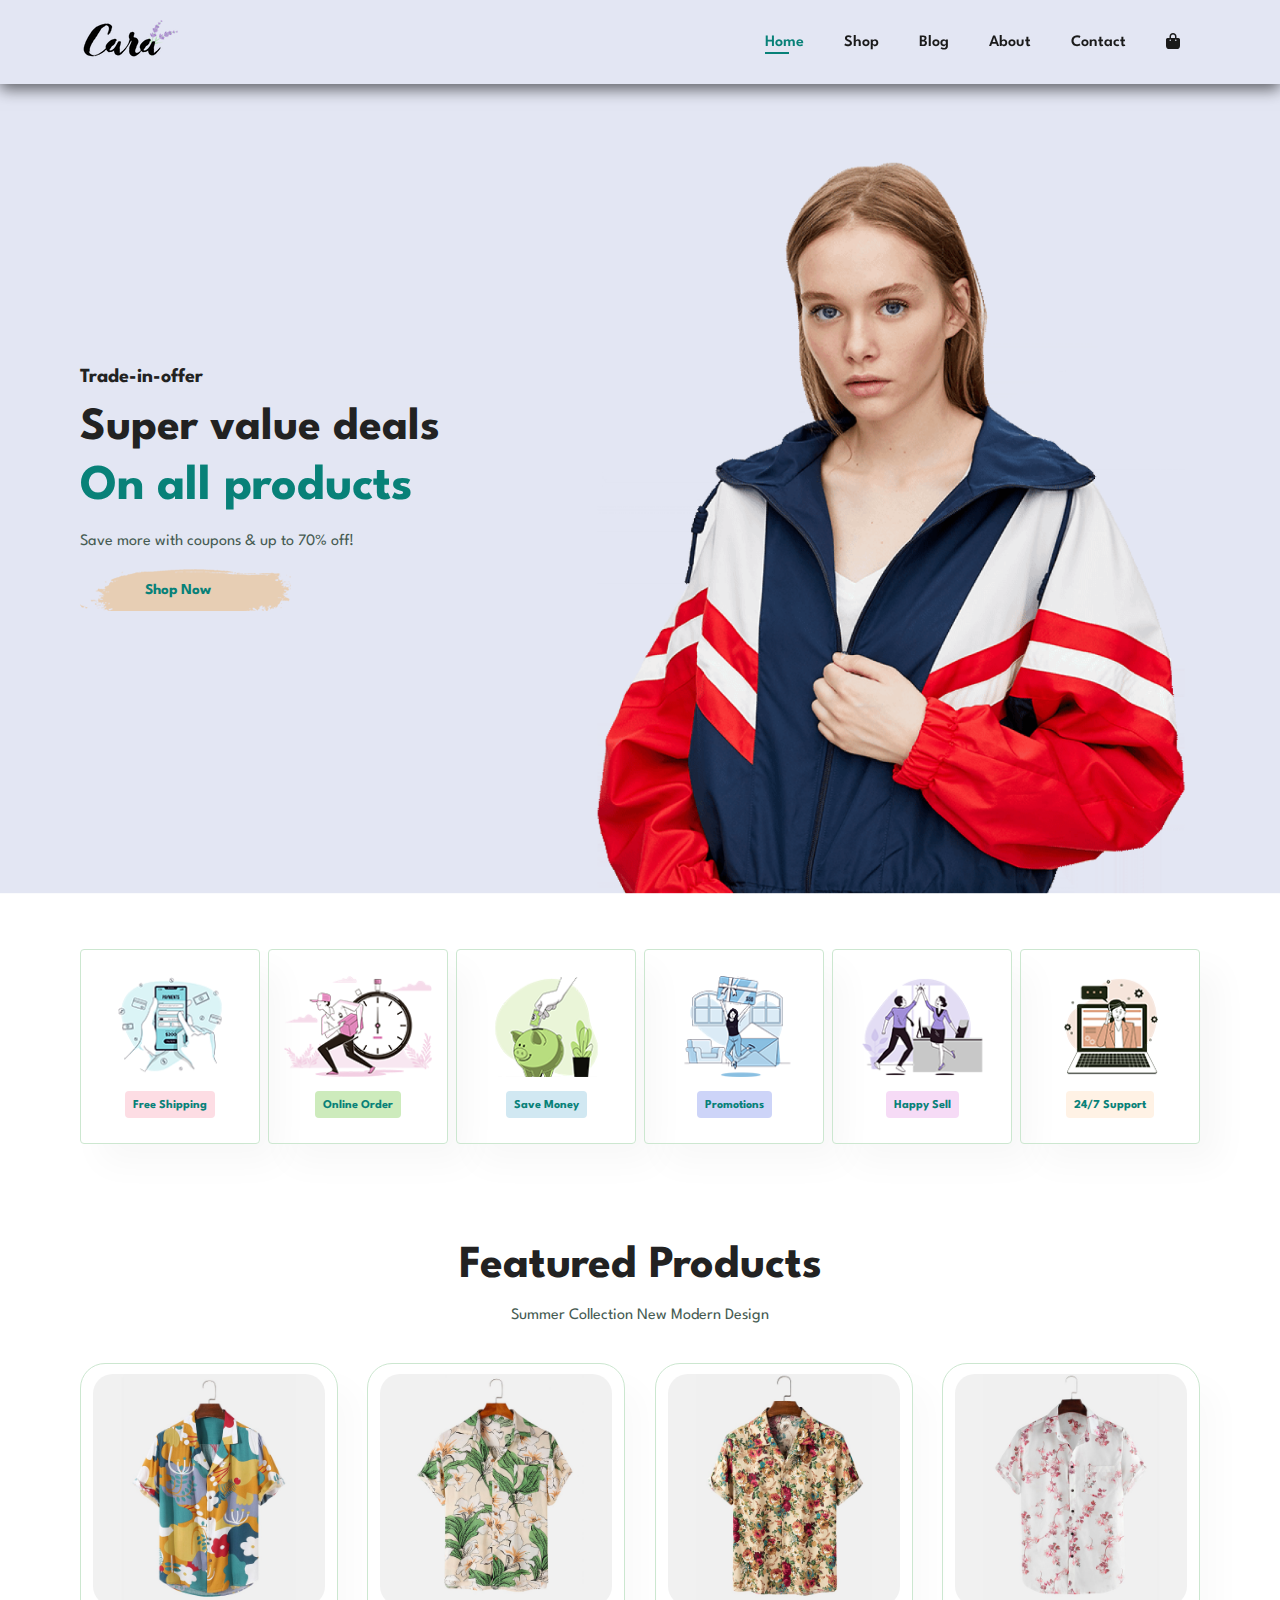
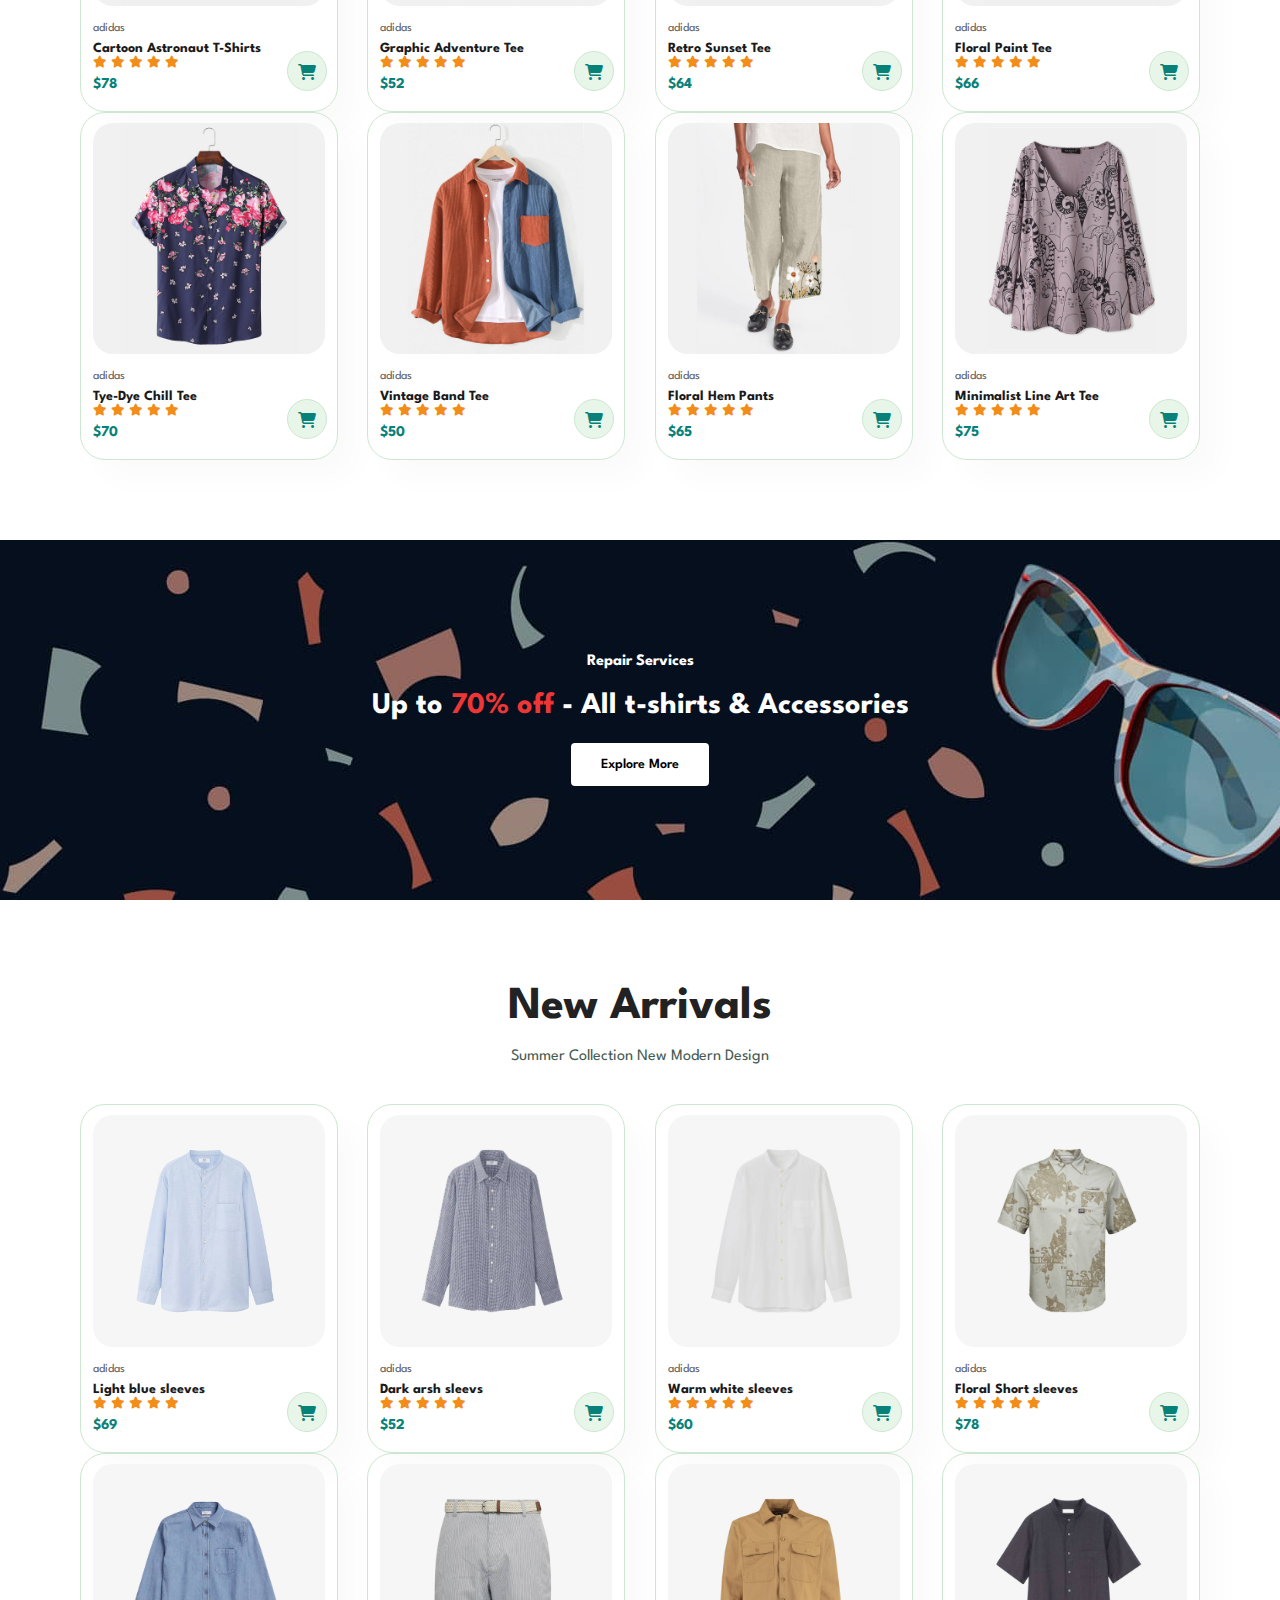
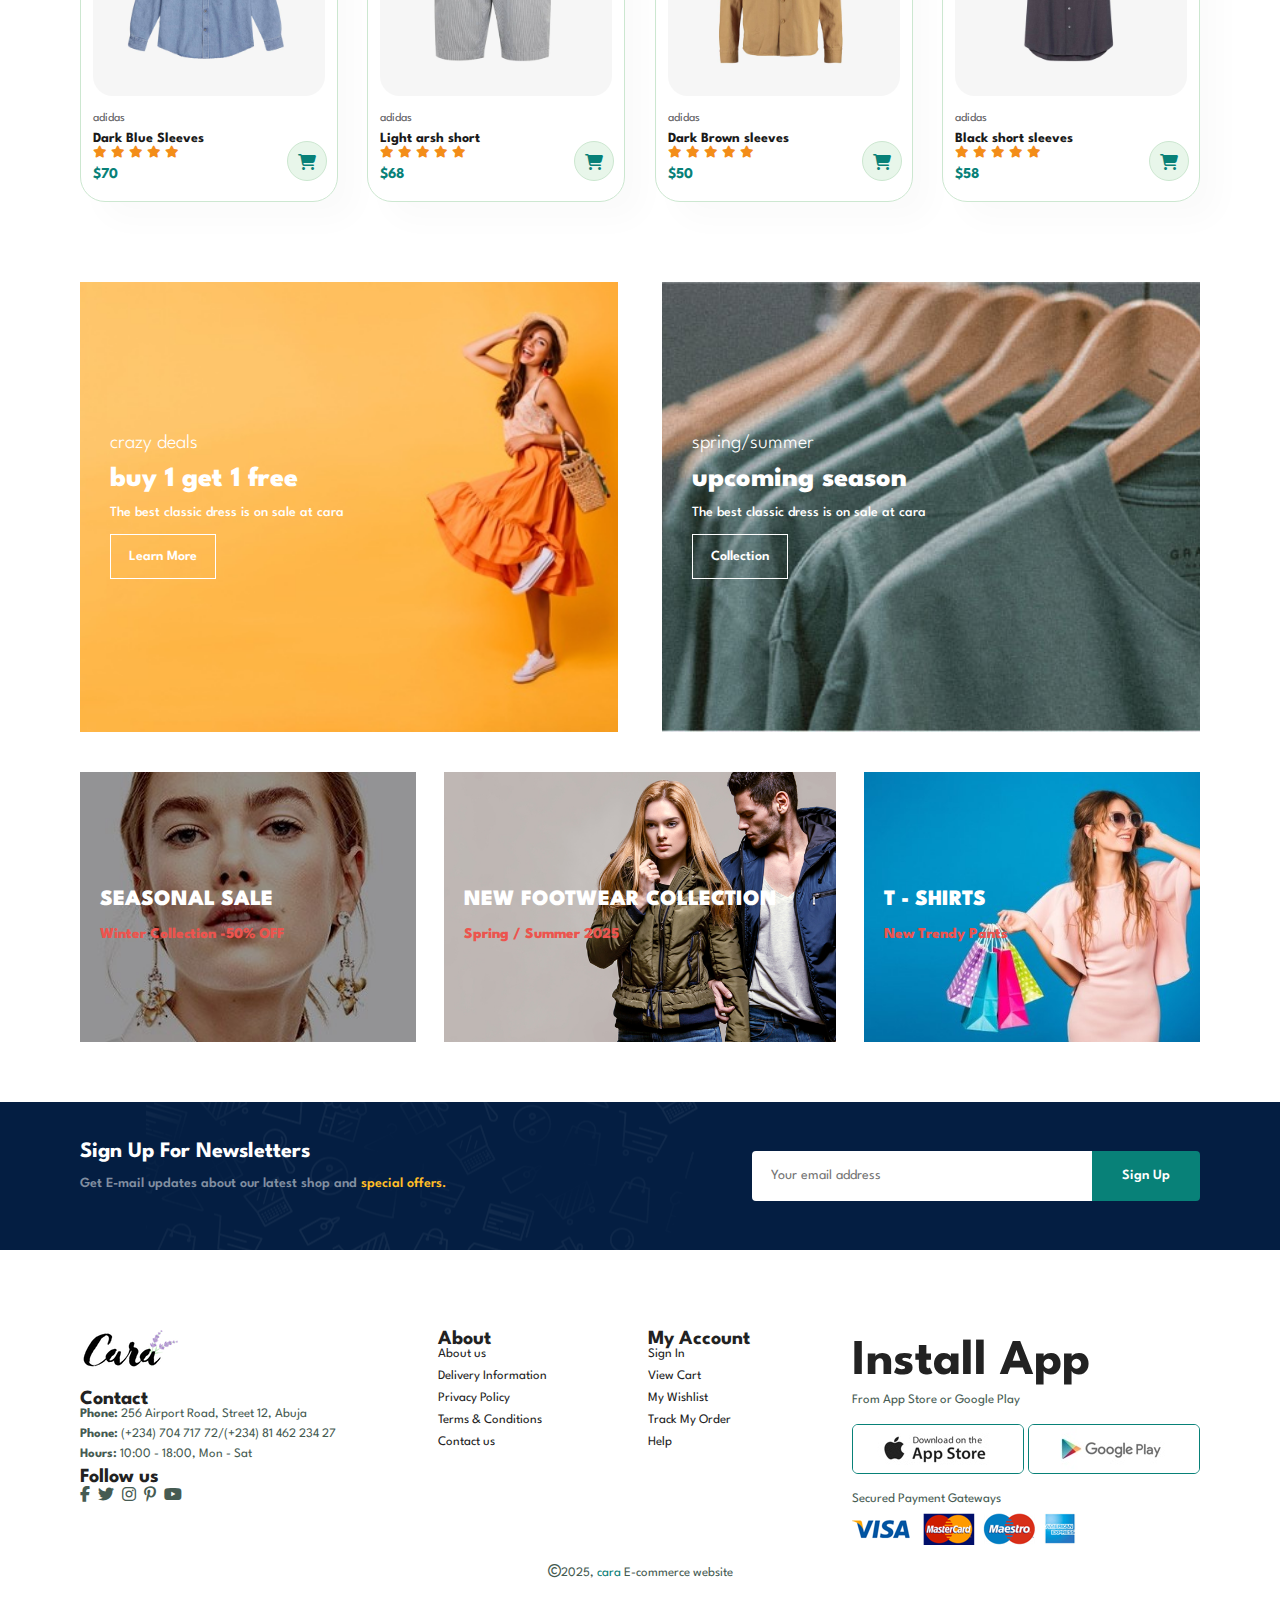
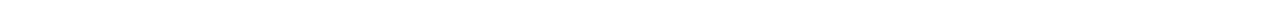
<file: index.html>
<!DOCTYPE html>
<html lang="en">
  <head>
    <meta charset="UTF-8" />
    <meta http-equiv="X-UA-Compatible" content="IE=edge" />
    <meta name="viewport" content="width=device-width, initial-scale=1.0" />
    <title>E-commerce website</title>
    <link
      rel="stylesheet"
      href="https://cdnjs.cloudflare.com/ajax/libs/font-awesome/6.7.2/css/all.min.css"
    />

    <link rel="stylesheet" href="style.css" />
  </head>

  <body>
    <section id="header">
      <a href="#"
        ><img src="img/logo.png" class="logo" class="logo" alt=""
      /></a>

      <div>
        <ul id="navbar">
          <li><a href="index.html" class="active">Home</a></li>
          <li><a href="shop.html">Shop</a></li>
          <li><a href="blog.html">Blog</a></li>
          <li><a href="about.html">About</a></li>
          <li><a href="contact.html">Contact</a></li>
          <li id="lg-bag">
            <a href="cart.html"><i class="fa fa-shopping-bag"></i></a>
          </li>
          <a href="#" id="close"><i class="mobile fas fa-times"></i></a>
        </ul>
      </div>
      <div class="mobile">
        <i id="bar" class="mobile fa-solid fa-bars"></i>
        <a href="cart.html"><i class="fa fa-shopping-bag"></i></a>
      </div>
    </section>

    <section id="hero">
      <h4>Trade-in-offer</h4>
      <h2>Super value deals</h2>
      <h1>On all products</h1>
      <p>Save more with coupons & up to 70% off!</p>
      <button>Shop Now</button>
    </section>

    <section id="feature" class="section-p1">
      <div class="fe-box">
        <img src="img/features/f1.png" alt="" />
        <h6>Free Shipping</h6>
      </div>
      <div class="fe-box">
        <img src="img/features/f2.png" alt="" />
        <h6>Online Order</h6>
      </div>
      <div class="fe-box">
        <img src="img/features/f3.png" alt="" />
        <h6>Save Money</h6>
      </div>
      <div class="fe-box">
        <img src="img/features/f4.png" alt="" />
        <h6>Promotions</h6>
      </div>
      <div class="fe-box">
        <img src="img/features/f5.png" alt="" />
        <h6>Happy Sell</h6>
      </div>
      <div class="fe-box">
        <img src="img/features/f6.png" alt="" />
        <h6>24/7 Support</h6>
      </div>
    </section>

    <section id="product1" class="section-p1">
      <h2>Featured Products</h2>
      <p>Summer Collection New Modern Design</p>
      <div class="pro-container">
        <div class="pro">
          <img src="img/products/f1.jpg" alt="" />
          <div class="des">
            <span>adidas</span>
            <h5>Cartoon Astronaut T-Shirts</h5>
            <div class="star">
              <i class="fas fa-star"></i>
              <i class="fas fa-star"></i>
              <i class="fas fa-star"></i>
              <i class="fas fa-star"></i>
              <i class="fas fa-star"></i>
            </div>
            <h4>$78</h4>
          </div>
          <a href="#"><i class="fa fa-shopping-cart"></i></a>
        </div>
        <div class="pro">
          <img src="img/products/f2.jpg" alt="" />
          <div class="des">
            <span>adidas</span>
            <h5>Graphic Adventure Tee</h5>
            <div class="star">
              <i class="fas fa-star"></i>
              <i class="fas fa-star"></i>
              <i class="fas fa-star"></i>
              <i class="fas fa-star"></i>
              <i class="fas fa-star"></i>
            </div>
            <h4>$52</h4>
          </div>
          <a href="#"><i class="fa fa-shopping-cart"></i></a>
        </div>
        <div class="pro">
          <img src="img/products/f3.jpg" alt="" />
          <div class="des">
            <span>adidas</span>
            <h5>Retro Sunset Tee</h5>
            <div class="star">
              <i class="fas fa-star"></i>
              <i class="fas fa-star"></i>
              <i class="fas fa-star"></i>
              <i class="fas fa-star"></i>
              <i class="fas fa-star"></i>
            </div>
            <h4>$64</h4>
          </div>
          <a href="#"><i class="fa fa-shopping-cart"></i></a>
        </div>
        <div class="pro">
          <img src="img/products/f4.jpg" alt="" />
          <div class="des">
            <span>adidas</span>
            <h5>Floral Paint Tee</h5>
            <div class="star">
              <i class="fas fa-star"></i>
              <i class="fas fa-star"></i>
              <i class="fas fa-star"></i>
              <i class="fas fa-star"></i>
              <i class="fas fa-star"></i>
            </div>
            <h4>$66</h4>
          </div>
          <a href="#"><i class="fa fa-shopping-cart"></i></a>
        </div>
        <div class="pro">
          <img src="img/products/f5.jpg" alt="" />
          <div class="des">
            <span>adidas</span>
            <h5>Tye-Dye Chill Tee</h5>
            <div class="star">
              <i class="fas fa-star"></i>
              <i class="fas fa-star"></i>
              <i class="fas fa-star"></i>
              <i class="fas fa-star"></i>
              <i class="fas fa-star"></i>
            </div>
            <h4>$70</h4>
          </div>
          <a href="#"><i class="fa fa-shopping-cart"></i></a>
        </div>
        <div class="pro">
          <img src="img/products/f6.jpg" alt="" />
          <div class="des">
            <span>adidas</span>
            <h5>Vintage Band Tee</h5>
            <div class="star">
              <i class="fas fa-star"></i>
              <i class="fas fa-star"></i>
              <i class="fas fa-star"></i>
              <i class="fas fa-star"></i>
              <i class="fas fa-star"></i>
            </div>
            <h4>$50</h4>
          </div>
          <a href="#"><i class="fa fa-shopping-cart"></i></a>
        </div>
        <div class="pro">
          <img src="img/products/f7.jpg" alt="" />
          <div class="des">
            <span>adidas</span>
            <h5>Floral Hem Pants</h5>
            <div class="star">
              <i class="fas fa-star"></i>
              <i class="fas fa-star"></i>
              <i class="fas fa-star"></i>
              <i class="fas fa-star"></i>
              <i class="fas fa-star"></i>
            </div>
            <h4>$65</h4>
          </div>
          <a href="#"><i class="fa fa-shopping-cart"></i></a>
        </div>
        <div class="pro">
          <img src="img/products/f8.jpg" alt="" />
          <div class="des">
            <span>adidas</span>
            <h5>Minimalist Line Art Tee</h5>
            <div class="star">
              <i class="fas fa-star"></i>
              <i class="fas fa-star"></i>
              <i class="fas fa-star"></i>
              <i class="fas fa-star"></i>
              <i class="fas fa-star"></i>
            </div>
            <h4>$75</h4>
          </div>
          <a href="#"><i class="fa fa-shopping-cart"></i></a>
        </div>
      </div>
    </section>

    <section id="banner" class="section-m1">
      <h4>Repair Services</h4>
      <h2>Up to <span>70% off</span> - All t-shirts & Accessories</h2>
      <button class="normal">Explore More</button>
    </section>

    <section id="product1" class="section-p1">
      <h2>New Arrivals</h2>
      <p>Summer Collection New Modern Design</p>
      <div class="pro-container">
        <div class="pro">
          <img src="img/products/n1.jpg" alt="" />
          <div class="des">
            <span>adidas</span>
            <h5>Light blue sleeves</h5>
            <div class="star">
              <i class="fas fa-star"></i>
              <i class="fas fa-star"></i>
              <i class="fas fa-star"></i>
              <i class="fas fa-star"></i>
              <i class="fas fa-star"></i>
            </div>
            <h4>$69</h4>
          </div>
          <a href="#"><i class="fa fa-shopping-cart"></i></a>
        </div>
        <div class="pro">
          <img src="img/products/n2.jpg" alt="" />
          <div class="des">
            <span>adidas</span>
            <h5>Dark arsh sleevs</h5>
            <div class="star">
              <i class="fas fa-star"></i>
              <i class="fas fa-star"></i>
              <i class="fas fa-star"></i>
              <i class="fas fa-star"></i>
              <i class="fas fa-star"></i>
            </div>
            <h4>$52</h4>
          </div>
          <a href="#"><i class="fa fa-shopping-cart"></i></a>
        </div>
        <div class="pro">
          <img src="img/products/n3.jpg" alt="" />
          <div class="des">
            <span>adidas</span>
            <h5>Warm white sleeves</h5>
            <div class="star">
              <i class="fas fa-star"></i>
              <i class="fas fa-star"></i>
              <i class="fas fa-star"></i>
              <i class="fas fa-star"></i>
              <i class="fas fa-star"></i>
            </div>
            <h4>$60</h4>
          </div>
          <a href="#"><i class="fa fa-shopping-cart"></i></a>
        </div>
        <div class="pro">
          <img src="img/products/n4.jpg" alt="" />
          <div class="des">
            <span>adidas</span>
            <h5>Floral Short sleeves</h5>
            <div class="star">
              <i class="fas fa-star"></i>
              <i class="fas fa-star"></i>
              <i class="fas fa-star"></i>
              <i class="fas fa-star"></i>
              <i class="fas fa-star"></i>
            </div>
            <h4>$78</h4>
          </div>
          <a href="#"><i class="fa fa-shopping-cart"></i></a>
        </div>
        <div class="pro">
          <img src="img/products/n5.jpg" alt="" />
          <div class="des">
            <span>adidas</span>
            <h5>Dark Blue Sleeves</h5>
            <div class="star">
              <i class="fas fa-star"></i>
              <i class="fas fa-star"></i>
              <i class="fas fa-star"></i>
              <i class="fas fa-star"></i>
              <i class="fas fa-star"></i>
            </div>
            <h4>$70</h4>
          </div>
          <a href="#"><i class="fa fa-shopping-cart"></i></a>
        </div>
        <div class="pro">
          <img src="img/products/n6.jpg" alt="" />
          <div class="des">
            <span>adidas</span>
            <h5>Light arsh short</h5>
            <div class="star">
              <i class="fas fa-star"></i>
              <i class="fas fa-star"></i>
              <i class="fas fa-star"></i>
              <i class="fas fa-star"></i>
              <i class="fas fa-star"></i>
            </div>
            <h4>$68</h4>
          </div>
          <a href="#"><i class="fa fa-shopping-cart"></i></a>
        </div>
        <div class="pro">
          <img src="img/products/n7.jpg" alt="" />
          <div class="des">
            <span>adidas</span>
            <h5>Dark Brown sleeves</h5>
            <div class="star">
              <i class="fas fa-star"></i>
              <i class="fas fa-star"></i>
              <i class="fas fa-star"></i>
              <i class="fas fa-star"></i>
              <i class="fas fa-star"></i>
            </div>
            <h4>$50</h4>
          </div>
          <a href="#"><i class="fa fa-shopping-cart"></i></a>
        </div>
        <div class="pro">
          <img src="img/products/n8.jpg" alt="" />
          <div class="des">
            <span>adidas</span>
            <h5>Black short sleeves</h5>
            <div class="star">
              <i class="fas fa-star"></i>
              <i class="fas fa-star"></i>
              <i class="fas fa-star"></i>
              <i class="fas fa-star"></i>
              <i class="fas fa-star"></i>
            </div>
            <h4>$58</h4>
          </div>
          <a href="#"><i class="fa fa-shopping-cart"></i></a>
        </div>
      </div>
    </section>

    <section id="sm-banner" class="section-p1">
      <div class="banner-box">
        <h4>crazy deals</h4>
        <h2>buy 1 get 1 free</h2>
        <span>The best classic dress is on sale at cara</span>
        <button class="white">Learn More</button>
      </div>
      <div class="banner-box banner-box2">
        <h4>spring/summer</h4>
        <h2>upcoming season</h2>
        <span>The best classic dress is on sale at cara</span>
        <button class="white">Collection</button>
      </div>
    </section>

    <section id="banner3">
      <div class="banner-box">
        <h2>SEASONAL SALE</h2>
        <h3>Winter Collection -50% OFF</h3>
      </div>

      <div class="banner-box banner-box2">
        <h2>NEW FOOTWEAR COLLECTION</h2>
        <h3>Spring / Summer 2025</h3>
      </div>

      <div class="banner-box banner-box3">
        <h2>T - SHIRTS</h2>
        <h3>New Trendy Pants</h3>
      </div>
    </section>

    <section id="newsletter" class="section-p1 section-m1">
      <div class="newstext">
        <h4>Sign Up For Newsletters</h4>
        <p>
          Get E-mail updates about our latest shop and
          <span>special offers.</span>
        </p>
      </div>
      <div class="form">
        <input type="text" placeholder="Your email address" />
        <button class="normal">Sign Up</button>
      </div>
    </section>

    <footer class="section-p1">
      <div class="col">
        <img class="logo" src="img/logo.png" alt="" />
        <h4>Contact</h4>
        <p><strong>Phone: </strong>256 Airport Road, Street 12, Abuja</p>
        <p><strong>Phone: </strong> (+234) 704 717 72/(+234) 81 462 234 27</p>
        <p><strong>Hours: </strong> 10:00 - 18:00, Mon - Sat</p>
        <div class="follow">
          <h4>Follow us</h4>
          <div class="icon">
            <i class="fab fa-facebook-f"></i>
            <i class="fab fa-twitter"></i>
            <i class="fab fa-instagram"></i>
            <i class="fab fa-pinterest-p"></i>
            <i class="fab fa-youtube"></i>
          </div>
        </div>
      </div>

      <div class="col">
        <h4>About</h4>
        <a href="#">About us</a>
        <a href="#">Delivery Information</a>
        <a href="#">Privacy Policy</a>
        <a href="#">Terms & Conditions</a>
        <a href="#">Contact us</a>
      </div>

      <div class="col">
        <h4>My Account</h4>
        <a href="#">Sign In</a>
        <a href="#">View Cart</a>
        <a href="#">My Wishlist</a>
        <a href="#">Track My Order</a>
        <a href="#">Help</a>
      </div>

      <div class="col install">
        <h1>Install App</h1>
        <p>From App Store or Google Play</p>
        <div class="row">
          <img src="img/pay/app.jpg" alt="" />
          <img src="img/pay/play.jpg" alt="" />
        </div>
        <p>Secured Payment Gateways</p>
        <img src="img/pay/pay.png" alt="" />
      </div>

      <div class="copyright">
        <p>
          <i class="fa-regular fa-copyright"></i>2025,
          <span>cara</span> E-commerce website
        </p>
      </div>
    </footer>

    <script src="script.js"></script>
  </body>
</html>
</file>
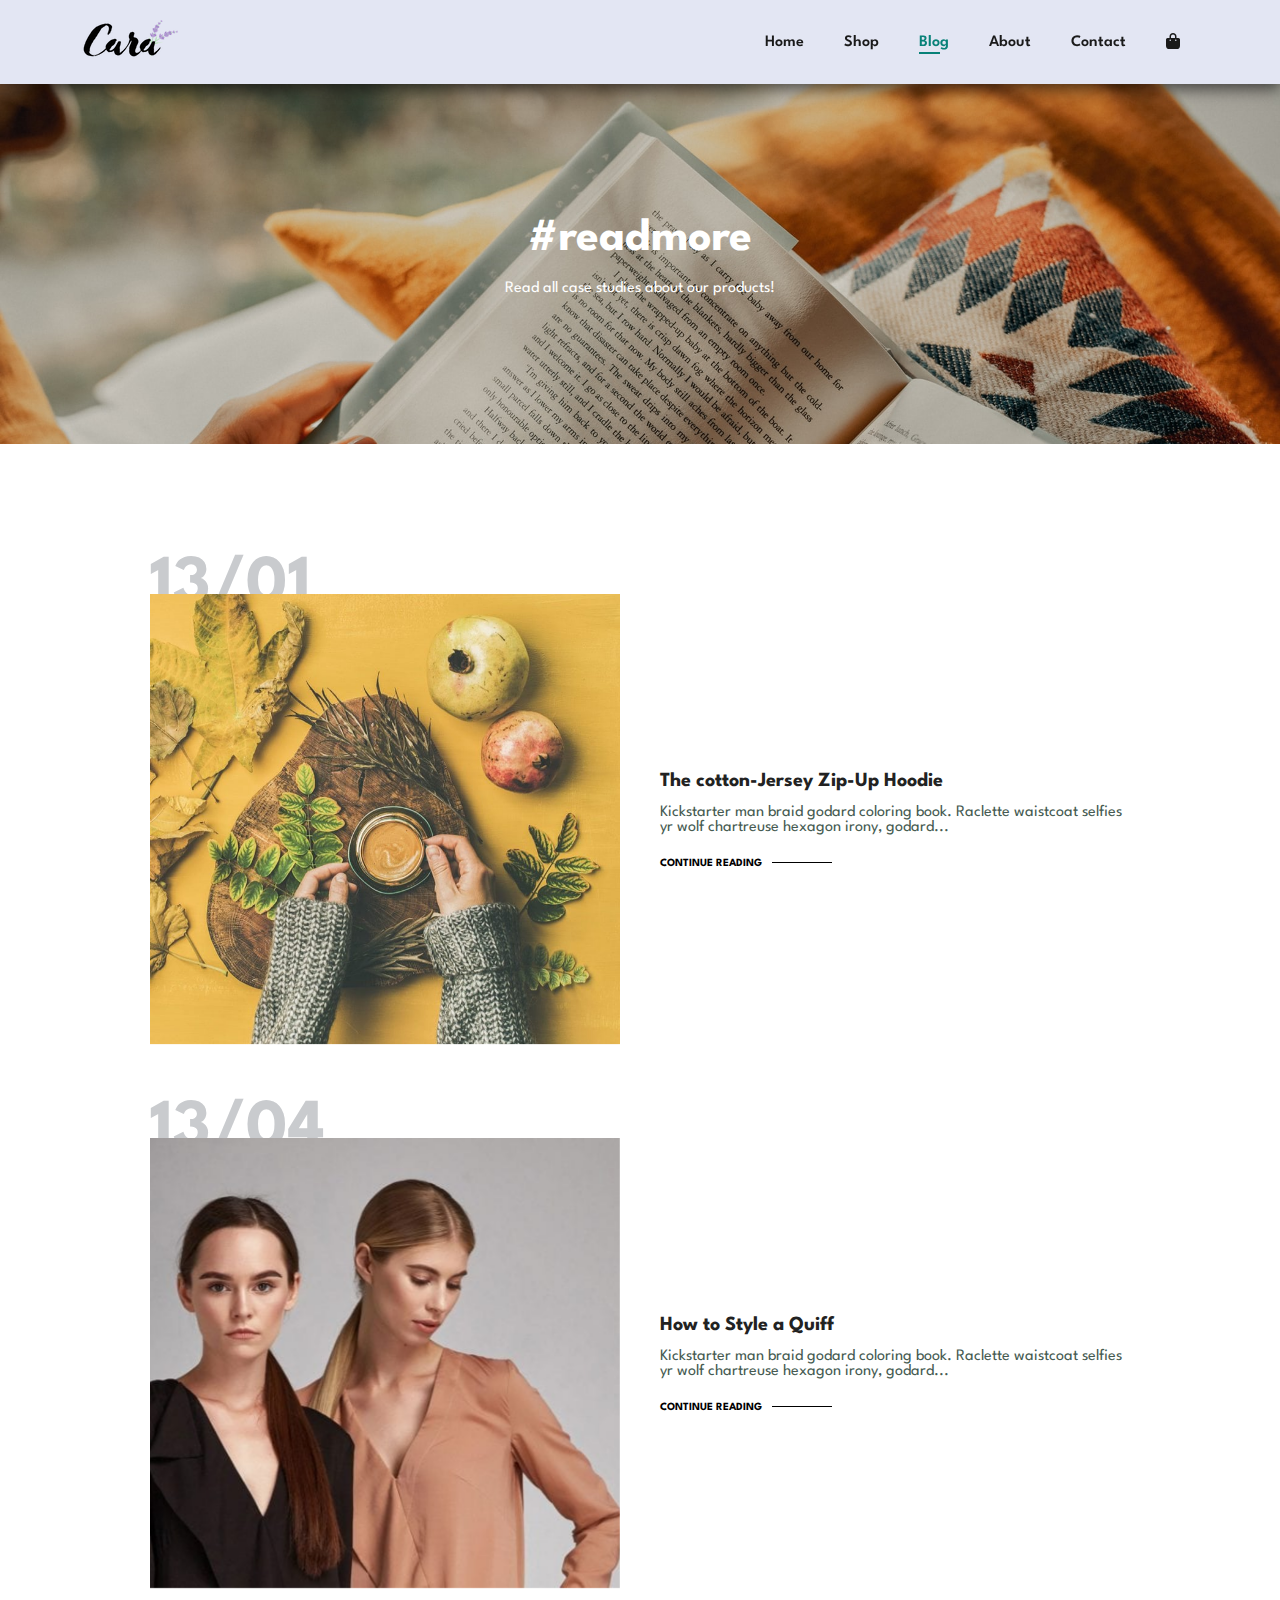
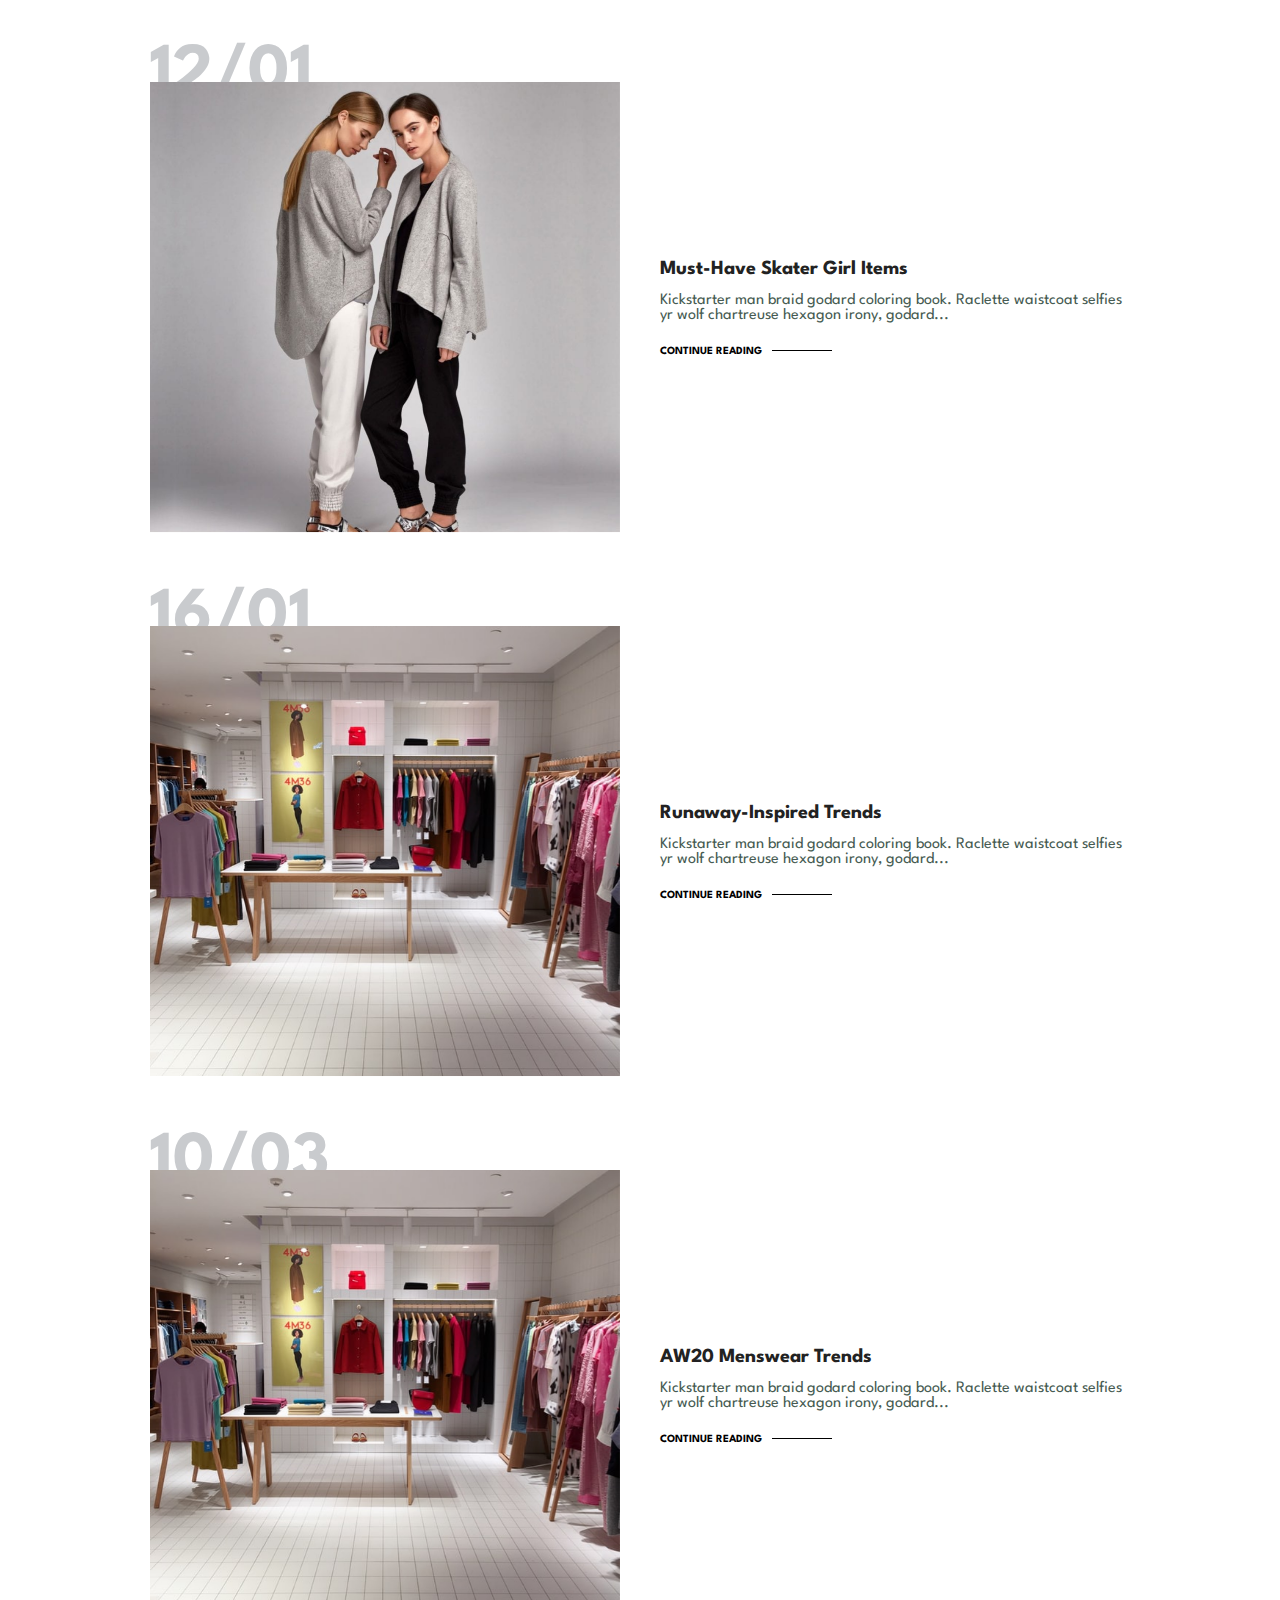
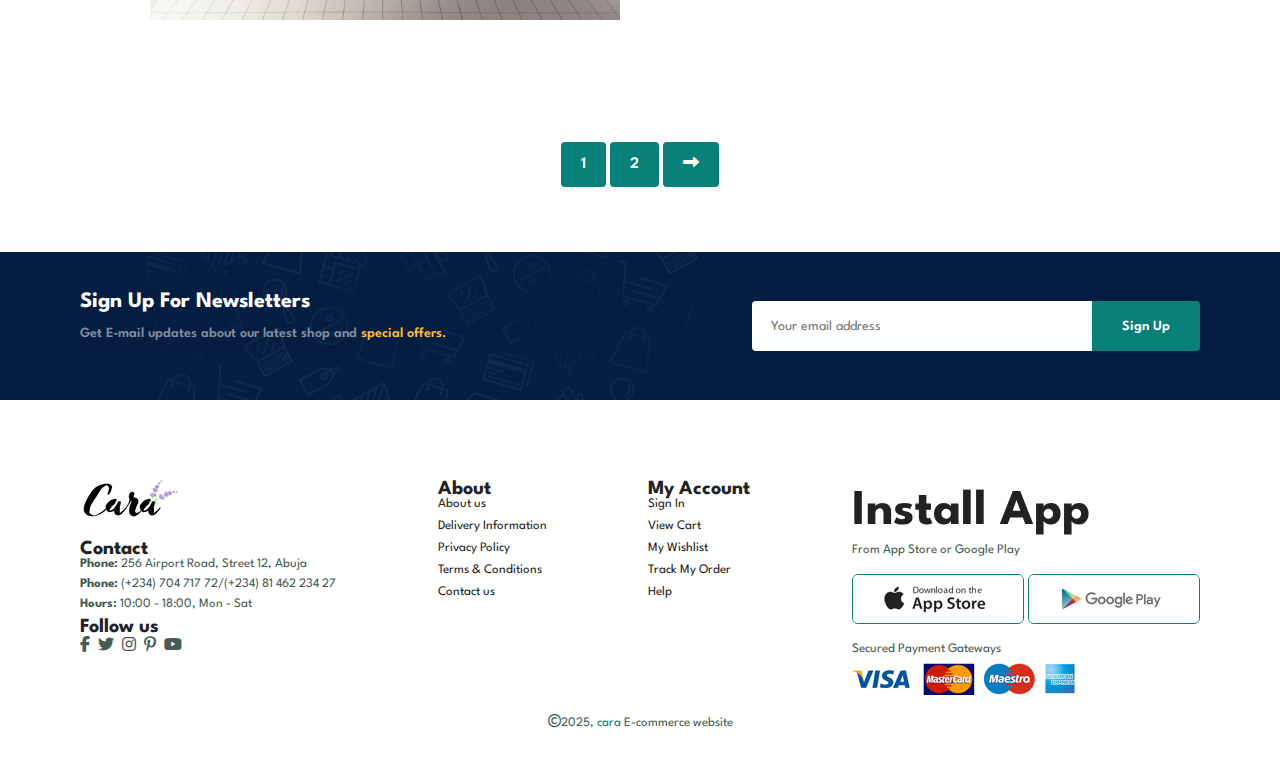
<file: blog.html>
<!DOCTYPE html>
<html lang="en">
  <head>
    <meta charset="UTF-8" />
    <meta http-equiv="X-UA-Compatible" content="IE=edge" />
    <meta name="viewport" content="width=device-width, initial-scale=1.0" />
    <title>E-commerce website</title>
    <link
      rel="stylesheet"
      href="https://cdnjs.cloudflare.com/ajax/libs/font-awesome/6.7.2/css/all.min.css"
    />

    <link rel="stylesheet" href="style.css" />
  </head>

  <body>
    <section id="header">
      <a href="#"
        ><img src="img/logo.png" class="logo" class="logo" alt=""
      /></a>

      <div>
        <ul id="navbar">
          <li><a href="index.html">Home</a></li>
          <li><a href="shop.html">Shop</a></li>
          <li><a href="blog.html" class="active">Blog</a></li>
          <li><a href="about.html">About</a></li>
          <li><a href="contact.html">Contact</a></li>
          <li id="lg-bag">
            <a href="cart.html"><i class="fa fa-shopping-bag"></i></a>
          </li>
          <a href="#" id="close"><i class="mobile fas fa-times"></i></a>
        </ul>
      </div>
      <div class="mobile">
        <i id="bar" class="mobile fa-solid fa-bars"></i>
        <a href="cart.html"><i class="fa fa-shopping-bag"></i></a>
      </div>
    </section>

    <section id="page-header" class="blog-header">
      <h2>#readmore</h2>
      <p>Read all case studies about our products!</p>
    </section>

    <section id="blog">
      <div class="blog-box">
        <div class="blog-img">
          <img src="img/blog/b6.jpg" alt="" />
        </div>
        <div class="blog-details">
          <h4>The cotton-Jersey Zip-Up Hoodie</h4>
          <p>
            Kickstarter man braid godard coloring book. Raclette waistcoat
            selfies yr wolf chartreuse hexagon irony, godard...
          </p>
          <a href="#">CONTINUE READING</a>
        </div>
        <h1>13/01</h1>
      </div>
      <div class="blog-box">
        <div class="blog-img">
          <img src="img/blog/b2.jpg" alt="" />
        </div>
        <div class="blog-details">
          <h4>How to Style a Quiff</h4>
          <p>
            Kickstarter man braid godard coloring book. Raclette waistcoat
            selfies yr wolf chartreuse hexagon irony, godard...
          </p>
          <a href="#">CONTINUE READING</a>
        </div>
        <h1>13/04</h1>
      </div>
      <div class="blog-box">
        <div class="blog-img">
          <img src="img/blog/b4.jpg" alt="" />
        </div>
        <div class="blog-details">
          <h4>Must-Have Skater Girl Items</h4>
          <p>
            Kickstarter man braid godard coloring book. Raclette waistcoat
            selfies yr wolf chartreuse hexagon irony, godard...
          </p>
          <a href="#">CONTINUE READING</a>
        </div>
        <h1>12/01</h1>
      </div>
      <div class="blog-box">
        <div class="blog-img">
          <img src="img/blog/b3.jpg" alt="" />
        </div>
        <div class="blog-details">
          <h4>Runaway-Inspired Trends</h4>
          <p>
            Kickstarter man braid godard coloring book. Raclette waistcoat
            selfies yr wolf chartreuse hexagon irony, godard...
          </p>
          <a href="#">CONTINUE READING</a>
        </div>
        <h1>16/01</h1>
      </div>
      <div class="blog-box">
        <div class="blog-img">
          <img src="img/blog/b3.jpg" alt="" />
        </div>
        <div class="blog-details">
          <h4>AW20 Menswear Trends</h4>
          <p>
            Kickstarter man braid godard coloring book. Raclette waistcoat
            selfies yr wolf chartreuse hexagon irony, godard...
          </p>
          <a href="#">CONTINUE READING</a>
        </div>
        <h1>10/03</h1>
      </div>
    </section>

    <section id="pagination" class="section-p1">
      <a href="#">1</a>
      <a href="#">2</a>
      <a href="#"><i class="fas fa-long-arrow-alt-right"></i></a>
    </section>

    <section id="newsletter" class="section-p1 section-m1">
      <div class="newstext">
        <h4>Sign Up For Newsletters</h4>
        <p>
          Get E-mail updates about our latest shop and
          <span>special offers.</span>
        </p>
      </div>
      <div class="form">
        <input type="text" placeholder="Your email address" />
        <button class="normal">Sign Up</button>
      </div>
    </section>

    <footer class="section-p1">
      <div class="col">
        <img class="logo" src="img/logo.png" alt="" />
        <h4>Contact</h4>
        <p><strong>Phone: </strong>256 Airport Road, Street 12, Abuja</p>
        <p><strong>Phone: </strong> (+234) 704 717 72/(+234) 81 462 234 27</p>
        <p><strong>Hours: </strong> 10:00 - 18:00, Mon - Sat</p>
        <div class="follow">
          <h4>Follow us</h4>
          <div class="icon">
            <i class="fab fa-facebook-f"></i>
            <i class="fab fa-twitter"></i>
            <i class="fab fa-instagram"></i>
            <i class="fab fa-pinterest-p"></i>
            <i class="fab fa-youtube"></i>
          </div>
        </div>
      </div>

      <div class="col">
        <h4>About</h4>
        <a href="#">About us</a>
        <a href="#">Delivery Information</a>
        <a href="#">Privacy Policy</a>
        <a href="#">Terms & Conditions</a>
        <a href="#">Contact us</a>
      </div>

      <div class="col">
        <h4>My Account</h4>
        <a href="#">Sign In</a>
        <a href="#">View Cart</a>
        <a href="#">My Wishlist</a>
        <a href="#">Track My Order</a>
        <a href="#">Help</a>
      </div>

      <div class="col install">
        <h1>Install App</h1>
        <p>From App Store or Google Play</p>
        <div class="row">
          <img src="img/pay/app.jpg" alt="" />
          <img src="img/pay/play.jpg" alt="" />
        </div>
        <p>Secured Payment Gateways</p>
        <img src="img/pay/pay.png" alt="" />
      </div>

      <div class="copyright">
        <p>
          <i class="fa-regular fa-copyright"></i>2025,
          <span>cara</span> E-commerce website
        </p>
      </div>
    </footer>

    <script src="script.js"></script>
  </body>
</html>
</file>
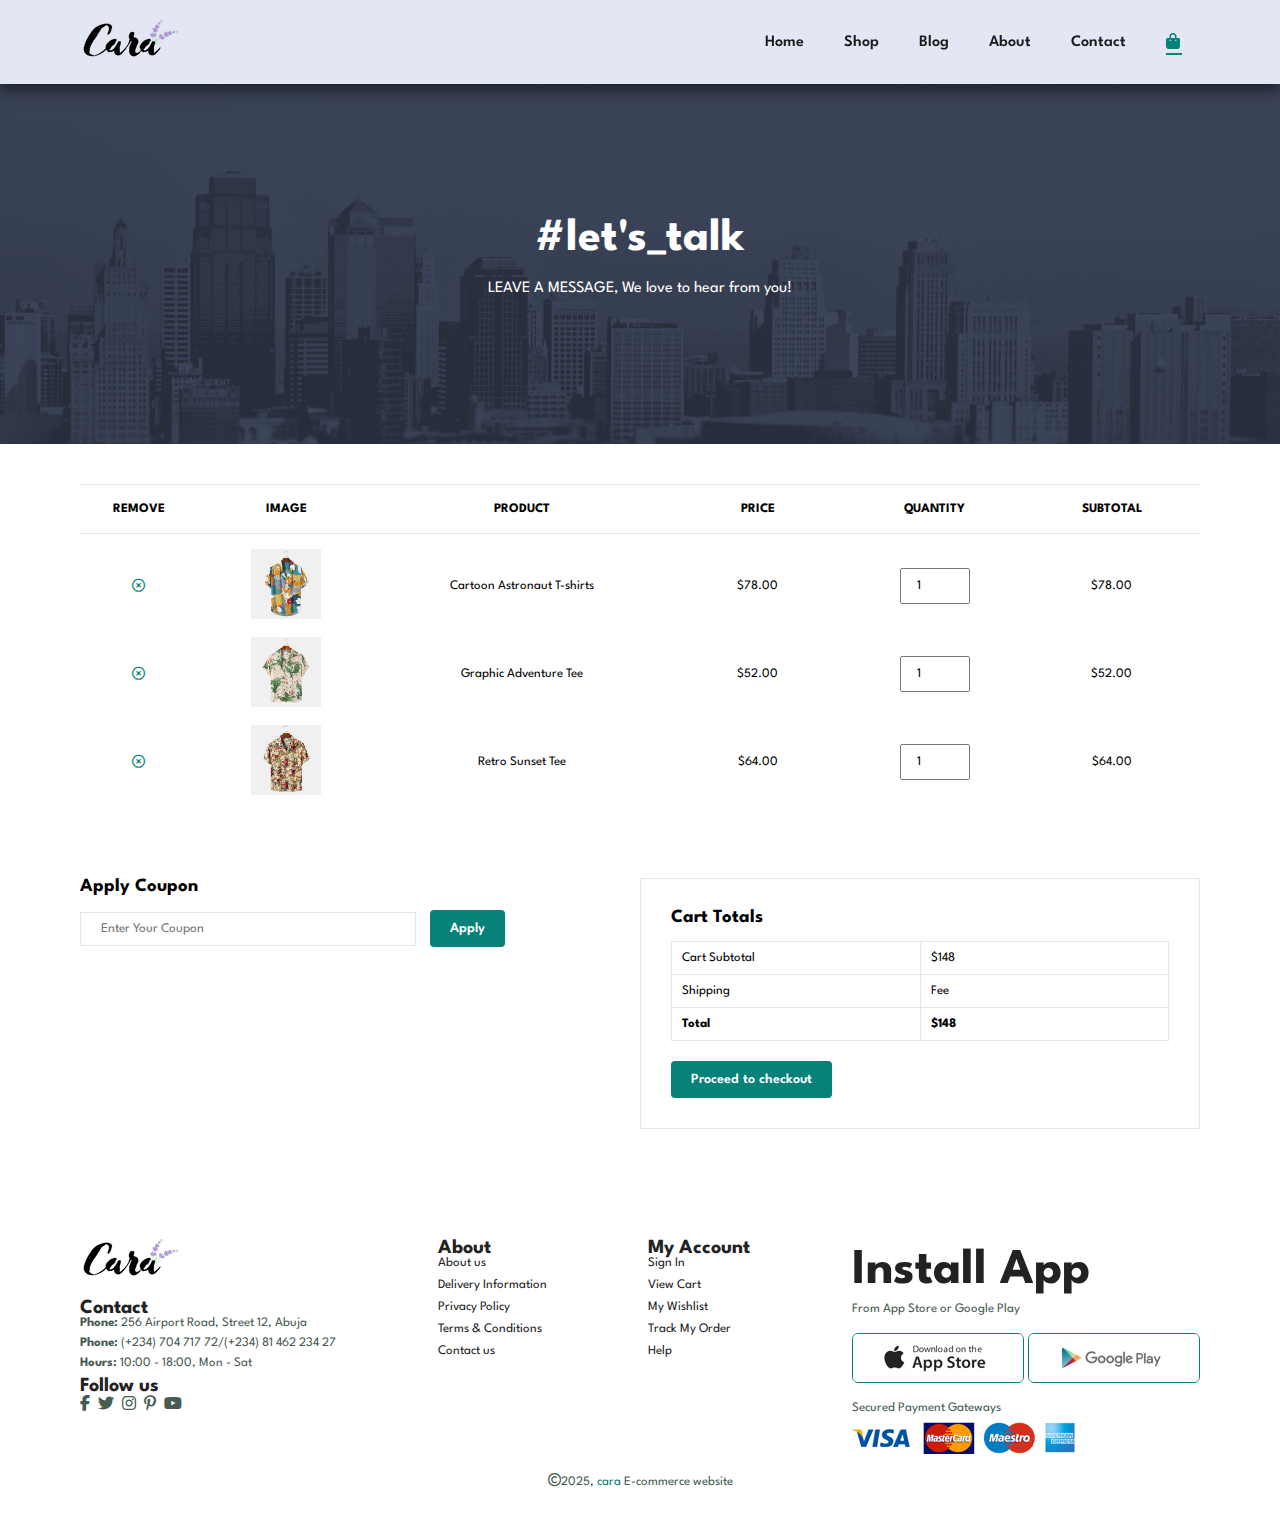
<file: cart.html>
<!DOCTYPE html>
<html lang="en">
  <head>
    <meta charset="UTF-8" />
    <meta http-equiv="X-UA-Compatible" content="IE=edge" />
    <meta name="viewport" content="width=device-width, initial-scale=1.0" />
    <title>E-commerce website</title>
    <link
      rel="stylesheet"
      href="https://cdnjs.cloudflare.com/ajax/libs/font-awesome/6.7.2/css/all.min.css"
    />

    <link rel="stylesheet" href="style.css" />
  </head>

  <body>
    <section id="header">
      <a href="#"
        ><img src="img/logo.png" class="logo" class="logo" alt=""
      /></a>

      <div>
        <ul id="navbar">
          <li><a href="index.html">Home</a></li>
          <li><a href="shop.html">Shop</a></li>
          <li><a href="blog.html">Blog</a></li>
          <li><a href="about.html">About</a></li>
          <li><a href="contact.html">Contact</a></li>
          <li id="lg-bag">
            <a href="cart.html" class="active"
              ><i class="fa fa-shopping-bag"></i
            ></a>
          </li>
          <a href="#" id="close"><i class="mobile fas fa-times"></i></a>
        </ul>
      </div>
      <div class="mobile">
        <i id="bar" class="mobile fa-solid fa-bars"></i>
        <a href="cart.html"><i class="fa fa-shopping-bag"></i></a>
      </div>
    </section>

    <section id="page-header" class="about-header">
      <h2>#let's_talk</h2>
      <p>LEAVE A MESSAGE, We love to hear from you!</p>
    </section>

    <section id="cart" class="section-p1">
      <table width="100%">
        <thead>
          <tr>
            <td>Remove</td>
            <td>Image</td>
            <td>Product</td>
            <td>Price</td>
            <td>Quantity</td>
            <td>Subtotal</td>
          </tr>
        </thead>
        <tbody>
          <tr>
            <td>
              <a href="#"><i class="far fa-times-circle"></i></a>
            </td>
            <td><img src="img/products/f1.jpg" alt="" /></td>
            <td>Cartoon Astronaut T-shirts</td>
            <td>$78.00</td>
            <td><input type="number" name="" id="" value="1" /></td>
            <td>$78.00</td>
          </tr>
          <tr>
            <td>
              <a href="#"><i class="far fa-times-circle"></i></a>
            </td>
            <td><img src="img/products/f2.jpg" alt="" /></td>
            <td>Graphic Adventure Tee</td>
            <td>$52.00</td>
            <td><input type="number" name="" id="" value="1" /></td>
            <td>$52.00</td>
          </tr>
          <tr>
            <td>
              <a href="#"><i class="far fa-times-circle"></i></a>
            </td>
            <td><img src="img/products/f3.jpg" alt="" /></td>
            <td>Retro Sunset Tee</td>
            <td>$64.00</td>
            <td><input type="number" name="" id="" value="1" /></td>
            <td>$64.00</td>
          </tr>
        </tbody>
      </table>
    </section>

    <section id="cart-add" class="section-p1">
      <div id="coupon">
        <h3>Apply Coupon</h3>
        <div>
          <input type="text" placeholder="Enter Your Coupon" />
          <button class="normal">Apply</button>
        </div>
      </div>

      <div id="subtotal">
        <h3>Cart Totals</h3>
        <table>
          <tr>
            <td>Cart Subtotal</td>
            <td>$148</td>
          </tr>
          <tr>
            <td>Shipping</td>
            <td>Fee</td>
          </tr>
          <tr></tr>
          <td><strong>Total</strong></td>
          <td><strong>$148</strong></td>
        </table>
        <button class="normal">Proceed to checkout</button>
      </div>
    </section>

    <footer class="section-p1">
      <div class="col">
        <img class="logo" src="img/logo.png" alt="" />
        <h4>Contact</h4>
        <p><strong>Phone: </strong>256 Airport Road, Street 12, Abuja</p>
        <p><strong>Phone: </strong> (+234) 704 717 72/(+234) 81 462 234 27</p>
        <p><strong>Hours: </strong> 10:00 - 18:00, Mon - Sat</p>
        <div class="follow">
          <h4>Follow us</h4>
          <div class="icon">
            <i class="fab fa-facebook-f"></i>
            <i class="fab fa-twitter"></i>
            <i class="fab fa-instagram"></i>
            <i class="fab fa-pinterest-p"></i>
            <i class="fab fa-youtube"></i>
          </div>
        </div>
      </div>

      <div class="col">
        <h4>About</h4>
        <a href="#">About us</a>
        <a href="#">Delivery Information</a>
        <a href="#">Privacy Policy</a>
        <a href="#">Terms & Conditions</a>
        <a href="#">Contact us</a>
      </div>

      <div class="col">
        <h4>My Account</h4>
        <a href="#">Sign In</a>
        <a href="#">View Cart</a>
        <a href="#">My Wishlist</a>
        <a href="#">Track My Order</a>
        <a href="#">Help</a>
      </div>

      <div class="col install">
        <h1>Install App</h1>
        <p>From App Store or Google Play</p>
        <div class="row">
          <img src="img/pay/app.jpg" alt="" />
          <img src="img/pay/play.jpg" alt="" />
        </div>
        <p>Secured Payment Gateways</p>
        <img src="img/pay/pay.png" alt="" />
      </div>

      <div class="copyright">
        <p>
          <i class="fa-regular fa-copyright"></i>2025,
          <span>cara</span> E-commerce website
        </p>
      </div>
    </footer>

    <script src="script.js"></script>
  </body>
</html>
</file>
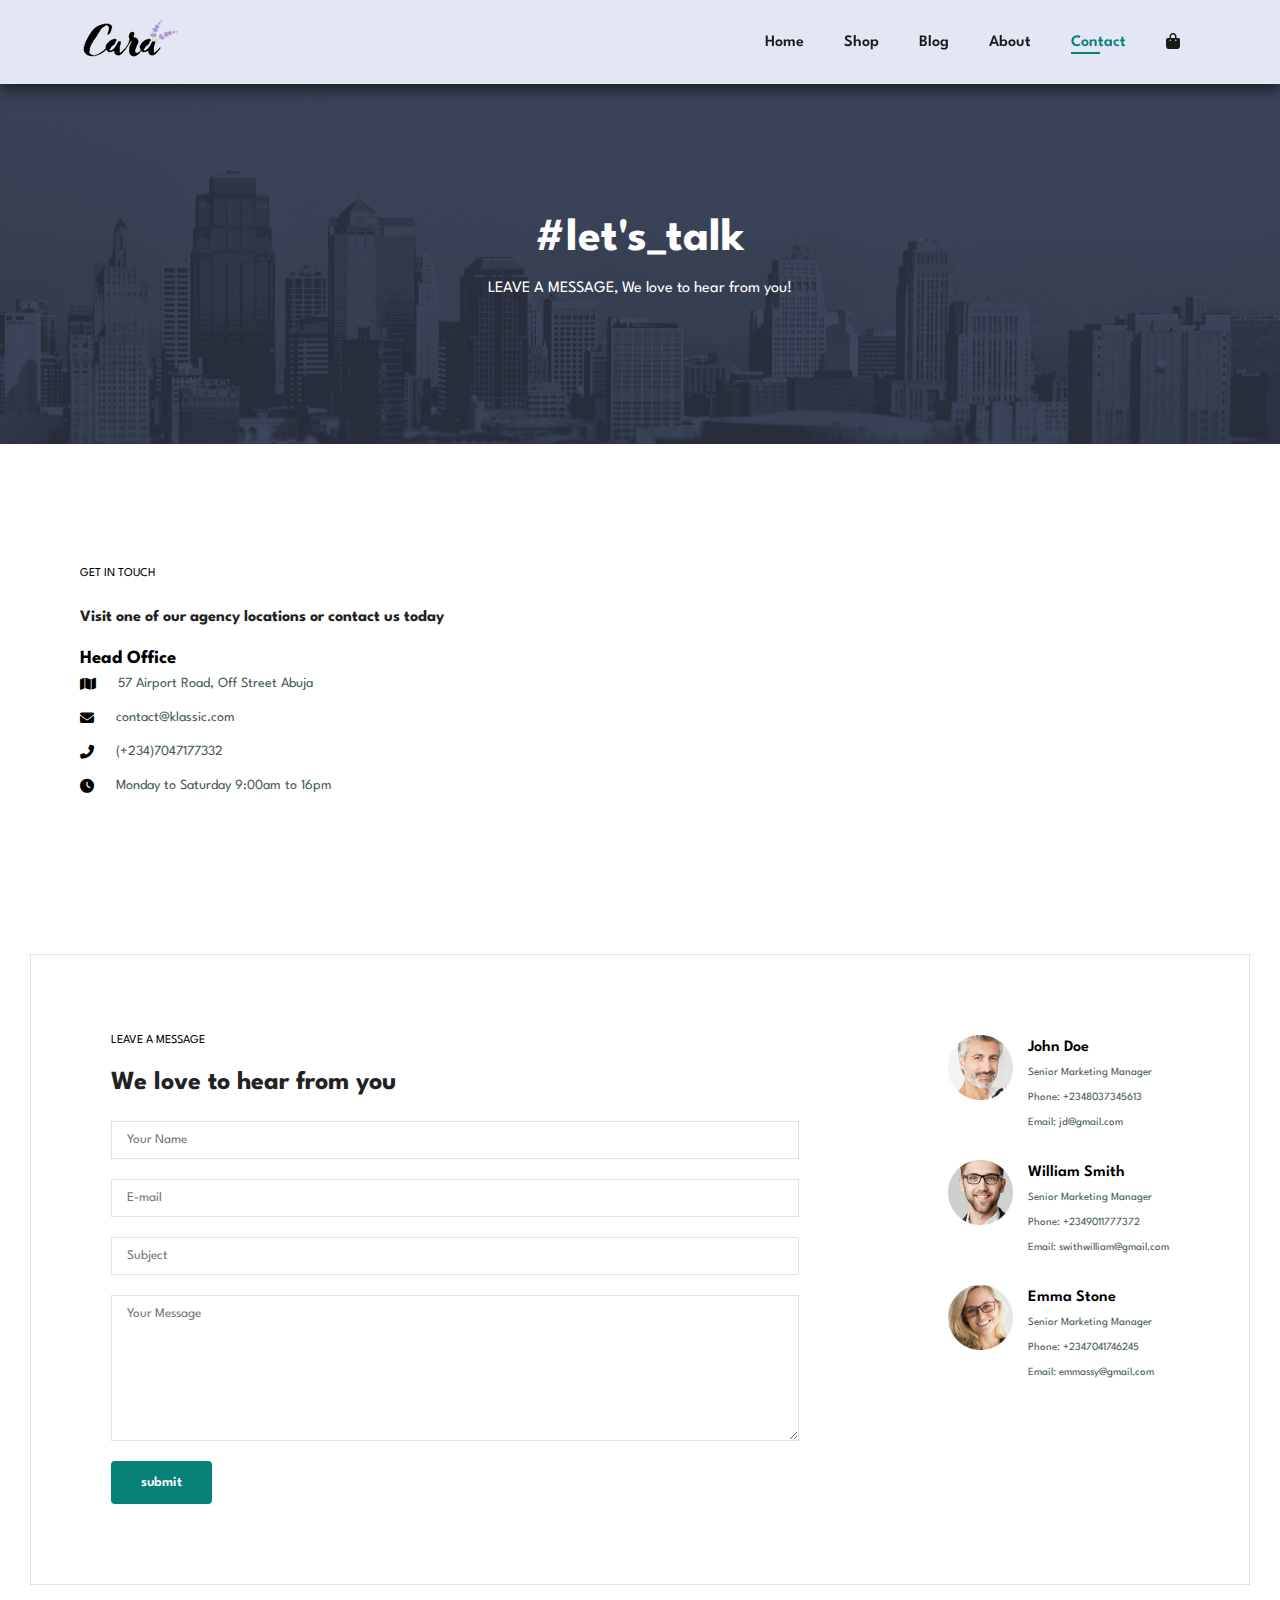
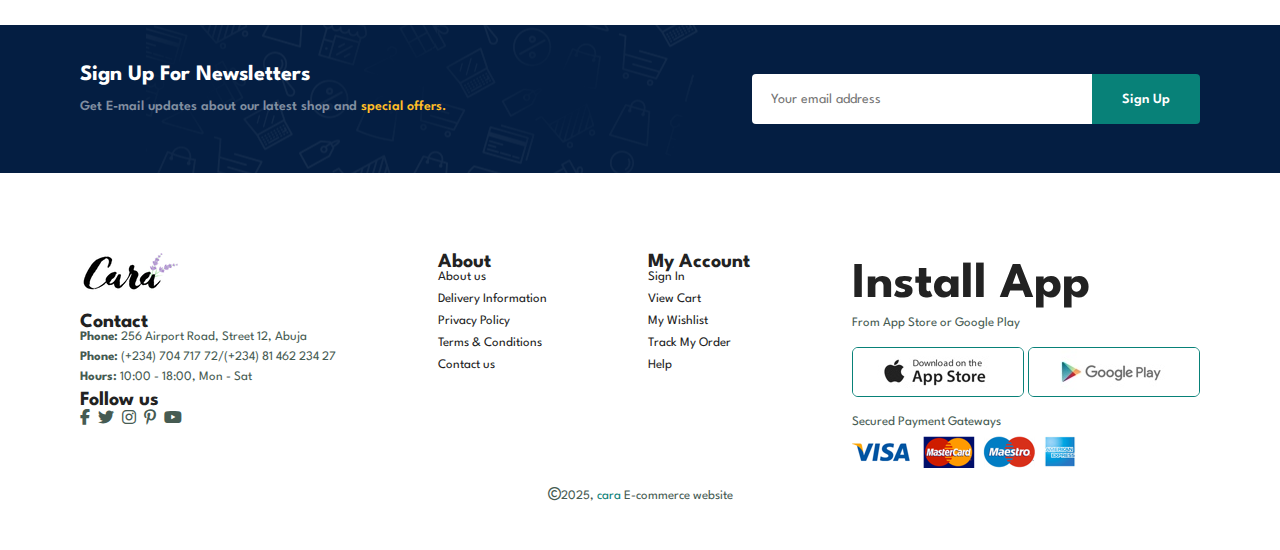
<file: contact.html>
<!DOCTYPE html>
<html lang="en">
  <head>
    <meta charset="UTF-8" />
    <meta http-equiv="X-UA-Compatible" content="IE=edge" />
    <meta name="viewport" content="width=device-width, initial-scale=1.0" />
    <title>E-commerce website</title>
    <link
      rel="stylesheet"
      href="https://cdnjs.cloudflare.com/ajax/libs/font-awesome/6.7.2/css/all.min.css"
    />

    <link rel="stylesheet" href="style.css" />
  </head>

  <body>
    <section id="header">
      <a href="#"
        ><img src="img/logo.png" class="logo" class="logo" alt=""
      /></a>

      <div>
        <ul id="navbar">
          <li><a href="index.html">Home</a></li>
          <li><a href="shop.html">Shop</a></li>
          <li><a href="blog.html">Blog</a></li>
          <li><a href="about.html">About</a></li>
          <li><a href="contact.html" class="active">Contact</a></li>
          <li id="lg-bag">
            <a href="cart.html"><i class="fa fa-shopping-bag"></i></a>
          </li>
          <a href="#" id="close"><i class="mobile fas fa-times"></i></a>
        </ul>
      </div>
      <div class="mobile">
        <i id="bar" class="mobile fa-solid fa-bars"></i>
        <a href="cart.html"><i class="fa fa-shopping-bag"></i></a>
      </div>
    </section>

    <section id="page-header" class="about-header">
      <h2>#let's_talk</h2>
      <p>LEAVE A MESSAGE, We love to hear from you!</p>
    </section>

    <section id="contact-details" class="section-p1">
      <div class="details">
        <span>GET IN TOUCH</span>
        <h2>Visit one of our agency locations or contact us today</h2>
        <h3>Head Office</h3>
        <div>
          <li>
            <i class="fas fa-map"></i>
            <p>57 Airport Road, Off Street Abuja</p>
          </li>
        </div>
        <div>
          <li>
            <i class="fas fa-envelope"></i>
            <p>contact@klassic.com</p>
          </li>
        </div>
        <div>
          <li>
            <i class="fas fa-phone-alt"></i>
            <p>(+234)7047177332</p>
          </li>
        </div>
        <div>
          <li>
            <i class="fas fa-clock"></i>
            <p>Monday to Saturday 9:00am to 16pm</p>
          </li>
        </div>
      </div>
      <div class="map">
        <iframe
          src="https://www.google.com/maps/embed?pb=!1m18!1m12!1m3!1d126093.83849534589!2d7.449868049999999!3d9.024256000000001!2m3!1f0!2f0!3f0!3m2!1i1024!2i768!4f13.1!3m3!1m2!1s0x104e745f4cd62fd9%3A0x53bd17b4a20ea12b!2sAbuja%2C%20Federal%20Capital%20Territory!5e0!3m2!1sen!2sng!4v1736888475101!5m2!1sen!2sng"
          style="border: 0"
          allowfullscreen=""
          loading="lazy"
          referrerpolicy="no-referrer-when-downgrade"
        ></iframe>
      </div>
    </section>

    <section id="form-details">
      <form action="">
        <span>LEAVE A MESSAGE</span>
        <h2>We love to hear from you</h2>
        <input type="text" placeholder="Your Name" />
        <input type="text" placeholder="E-mail" />
        <input type="text" placeholder="Subject" />
        <textarea
          name=""
          cols="30"
          rows="10"
          placeholder="Your Message"
          id=""
        ></textarea>
        <button class="normal">submit</button>
      </form>

      <div class="people">
        <div>
          <img src="img/people/1.png" alt="" />
          <p>
            <span>John Doe</span> Senior Marketing Manager <br />
            Phone: +2348037345613 <br />Email: jd@gmail.com
          </p>
        </div>
        <div>
          <img src="img/people/2.png" alt="" />
          <p>
            <span>William Smith</span> Senior Marketing Manager <br />
            Phone: +2349011777372 <br />Email: swithwilliam@gmail.com
          </p>
        </div>
        <div>
          <img src="img/people/3.png" alt="" />
          <p>
            <span>Emma Stone</span> Senior Marketing Manager <br />
            Phone: +2347041746245 <br />Email: emmassy@gmail.com
          </p>
        </div>
      </div>
    </section>

    <section id="newsletter" class="section-p1 section-m1">
      <div class="newstext">
        <h4>Sign Up For Newsletters</h4>
        <p>
          Get E-mail updates about our latest shop and
          <span>special offers.</span>
        </p>
      </div>
      <div class="form">
        <input type="text" placeholder="Your email address" />
        <button class="normal">Sign Up</button>
      </div>
    </section>

    <footer class="section-p1">
      <div class="col">
        <img class="logo" src="img/logo.png" alt="" />
        <h4>Contact</h4>
        <p><strong>Phone: </strong>256 Airport Road, Street 12, Abuja</p>
        <p><strong>Phone: </strong> (+234) 704 717 72/(+234) 81 462 234 27</p>
        <p><strong>Hours: </strong> 10:00 - 18:00, Mon - Sat</p>
        <div class="follow">
          <h4>Follow us</h4>
          <div class="icon">
            <i class="fab fa-facebook-f"></i>
            <i class="fab fa-twitter"></i>
            <i class="fab fa-instagram"></i>
            <i class="fab fa-pinterest-p"></i>
            <i class="fab fa-youtube"></i>
          </div>
        </div>
      </div>

      <div class="col">
        <h4>About</h4>
        <a href="#">About us</a>
        <a href="#">Delivery Information</a>
        <a href="#">Privacy Policy</a>
        <a href="#">Terms & Conditions</a>
        <a href="#">Contact us</a>
      </div>

      <div class="col">
        <h4>My Account</h4>
        <a href="#">Sign In</a>
        <a href="#">View Cart</a>
        <a href="#">My Wishlist</a>
        <a href="#">Track My Order</a>
        <a href="#">Help</a>
      </div>

      <div class="col install">
        <h1>Install App</h1>
        <p>From App Store or Google Play</p>
        <div class="row">
          <img src="img/pay/app.jpg" alt="" />
          <img src="img/pay/play.jpg" alt="" />
        </div>
        <p>Secured Payment Gateways</p>
        <img src="img/pay/pay.png" alt="" />
      </div>

      <div class="copyright">
        <p>
          <i class="fa-regular fa-copyright"></i>2025,
          <span>cara</span> E-commerce website
        </p>
      </div>
    </footer>

    <script src="script.js"></script>
  </body>
</html>
</file>
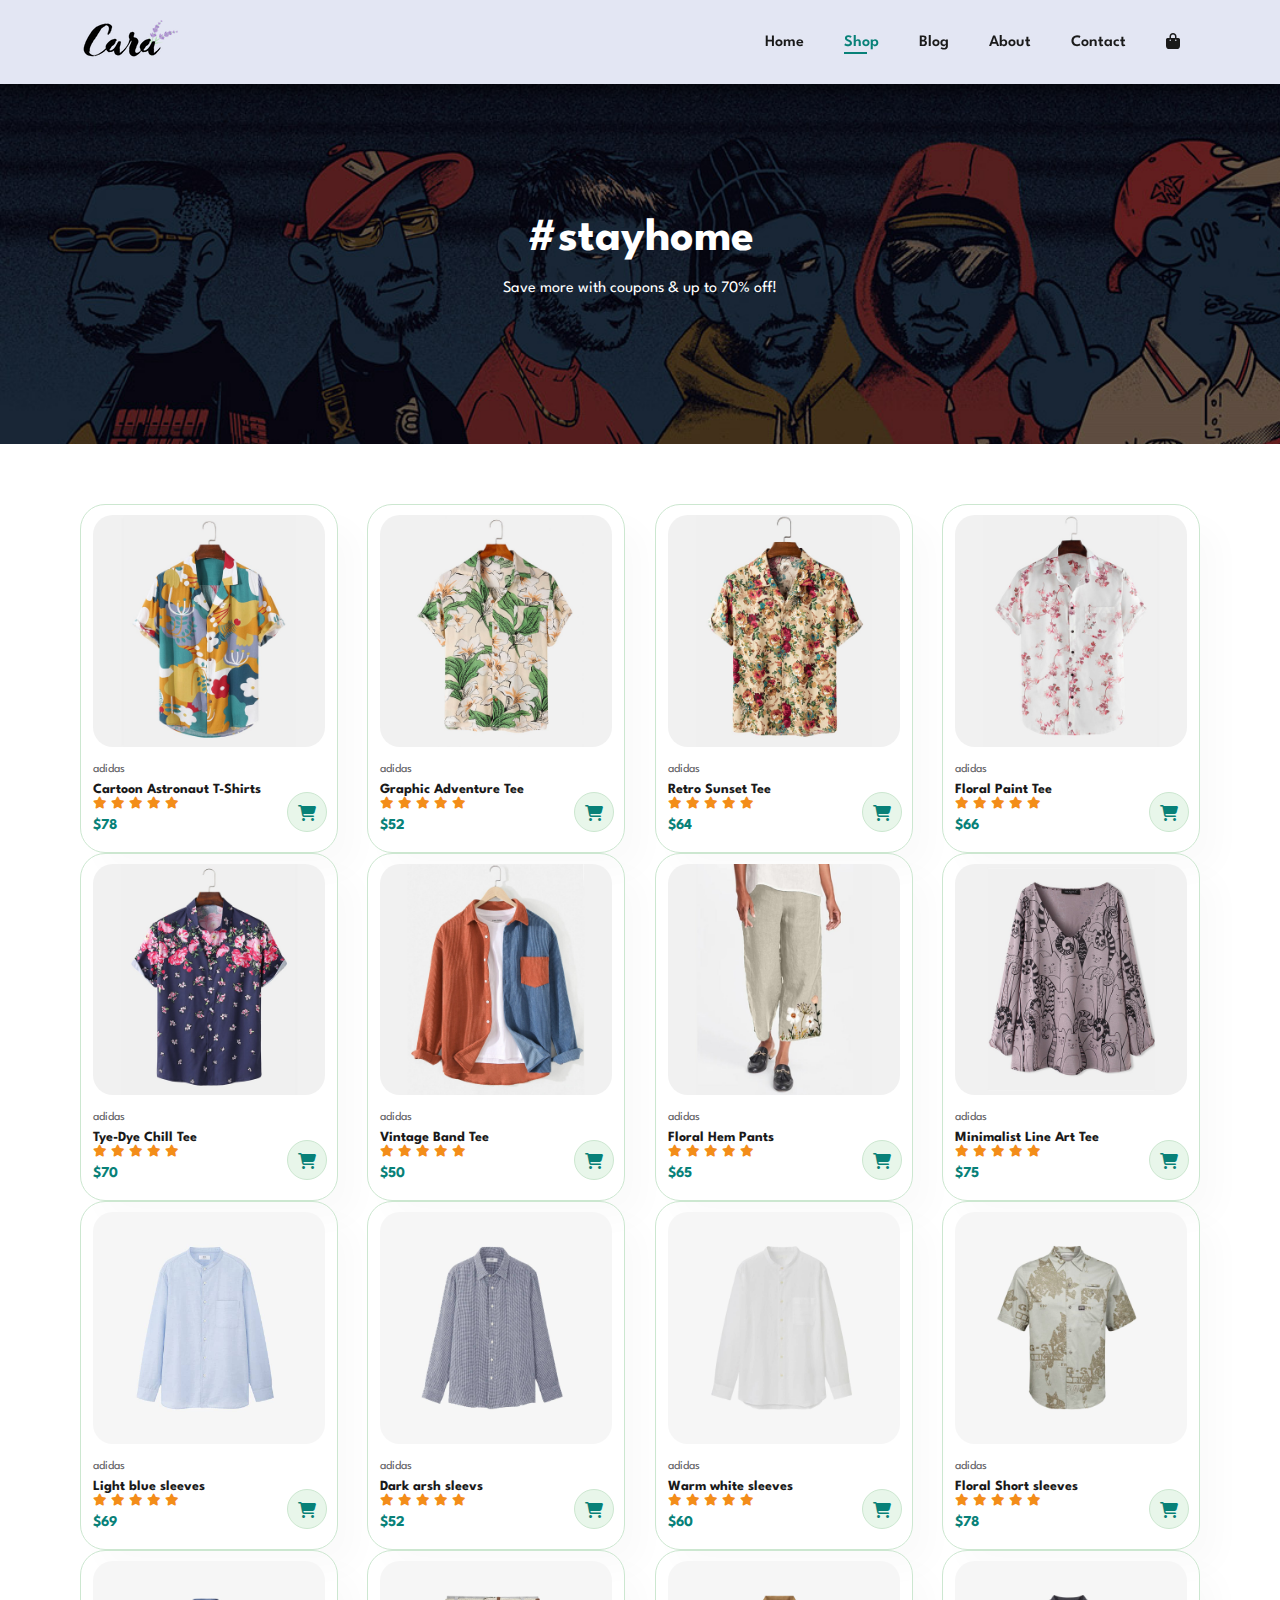
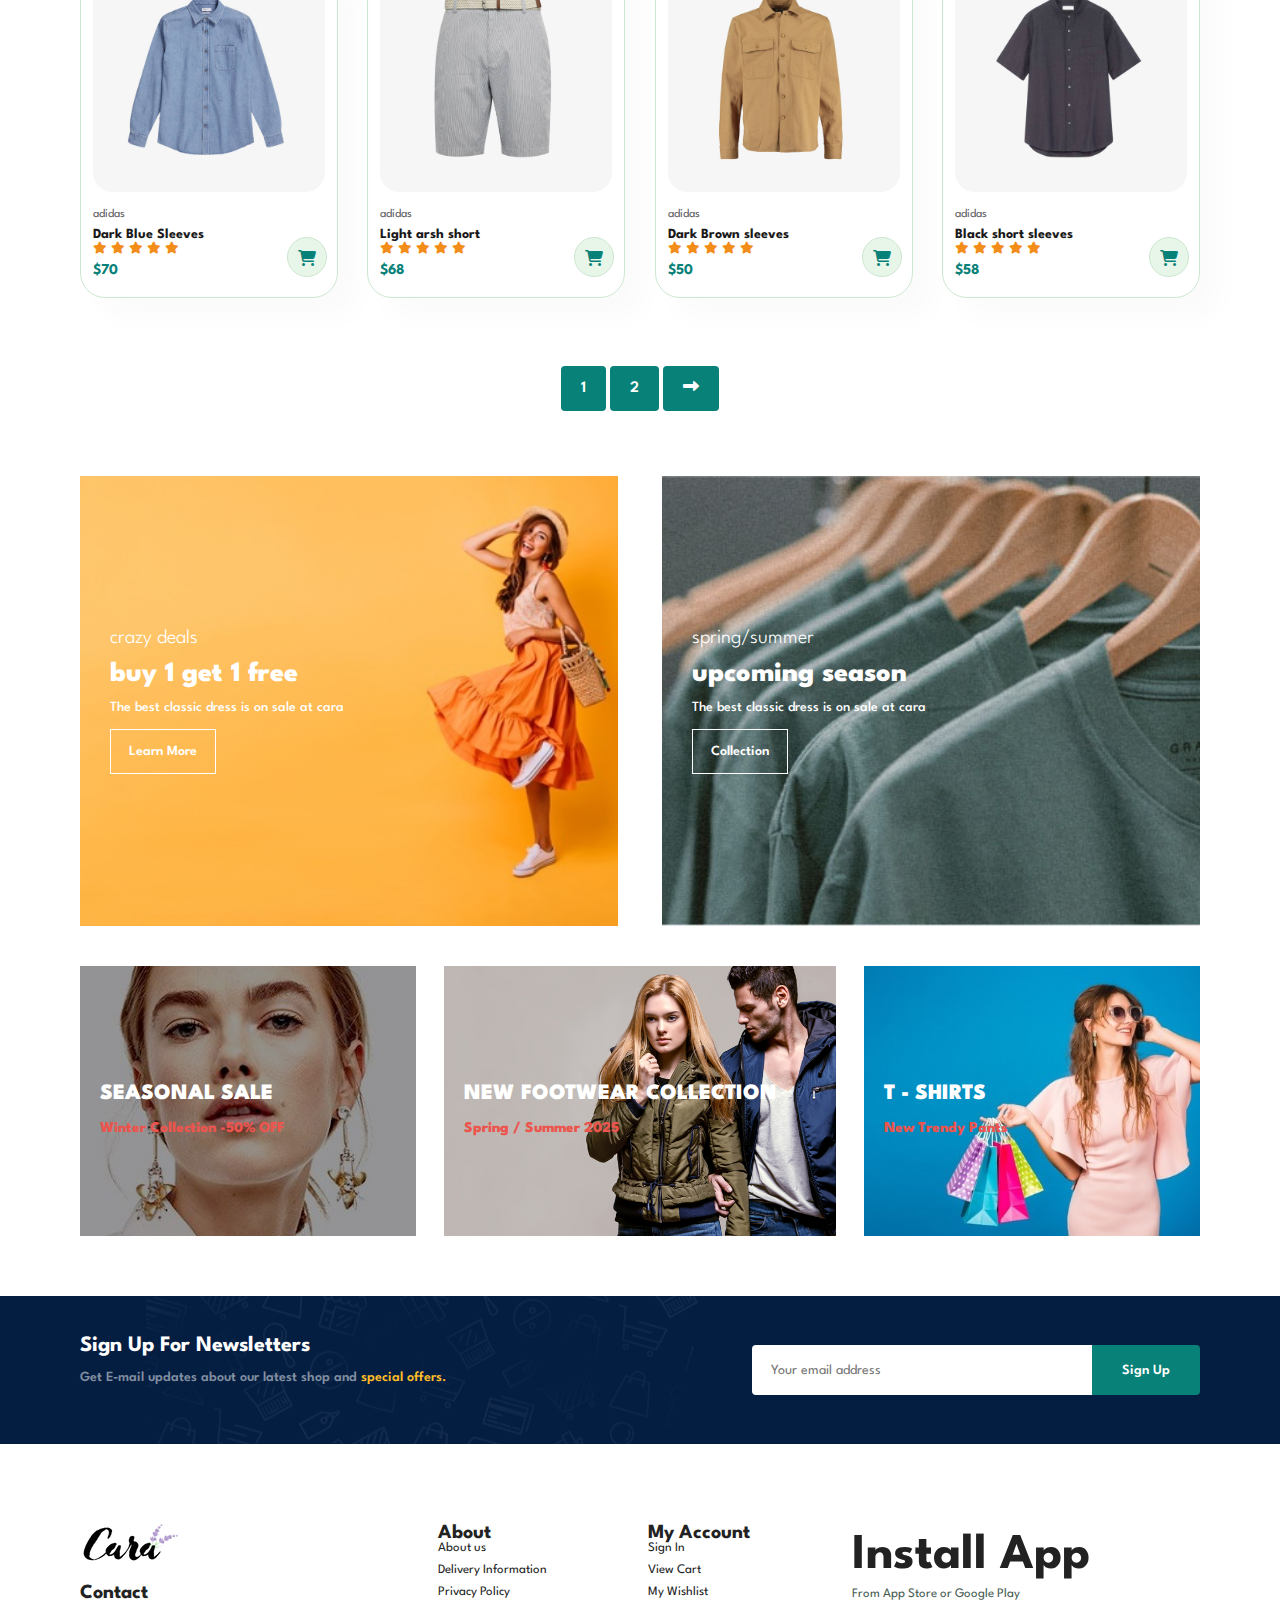
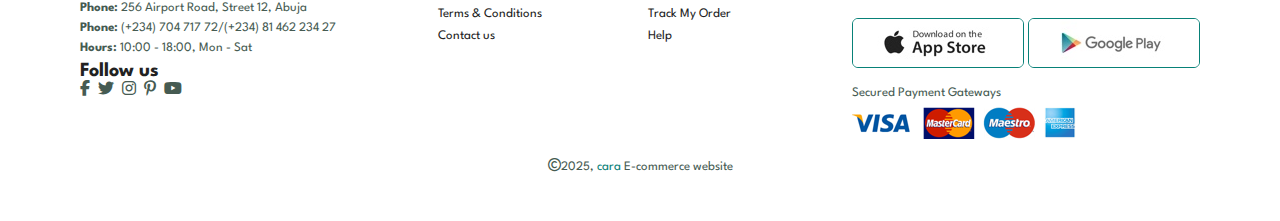
<file: shop.html>
<!DOCTYPE html>
<html lang="en">
  <head>
    <meta charset="UTF-8" />
    <meta http-equiv="X-UA-Compatible" content="IE=edge" />
    <meta name="viewport" content="width=device-width, initial-scale=1.0" />
    <title>E-commerce website</title>
    <link
      rel="stylesheet"
      href="https://cdnjs.cloudflare.com/ajax/libs/font-awesome/6.7.2/css/all.min.css"
    />

    <link rel="stylesheet" href="style.css" />
  </head>

  <body>
    <section id="header">
      <a href="#"
        ><img src="img/logo.png" class="logo" class="logo" alt=""
      /></a>

      <div>
        <ul id="navbar">
          <li><a href="index.html">Home</a></li>
          <li><a href="shop.html" class="active">Shop</a></li>
          <li><a href="blog.html">Blog</a></li>
          <li><a href="about.html">About</a></li>
          <li><a href="contact.html">Contact</a></li>
          <li id="lg-bag">
            <a href="cart.html"><i class="fa fa-shopping-bag"></i></a>
          </li>
          <a href="#" id="close"><i class="mobile fas fa-times"></i></a>
        </ul>
      </div>
      <div class="mobile">
        <i id="bar" class="mobile fa-solid fa-bars"></i>
        <a href="cart.html"><i class="fa fa-shopping-bag"></i></a>
      </div>
    </section>

    <section id="page-header">
      <h2>#stayhome</h2>
      <p>Save more with coupons & up to 70% off!</p>
    </section>

    <section id="product1" class="section-p1">
      <div class="pro-container">
        <div class="pro" onclick="window.location.href='sproduct.html';">
          <img src="img/products/f1.jpg" alt="" />
          <div class="des">
            <span>adidas</span>
            <h5>Cartoon Astronaut T-Shirts</h5>
            <div class="star">
              <i class="fas fa-star"></i>
              <i class="fas fa-star"></i>
              <i class="fas fa-star"></i>
              <i class="fas fa-star"></i>
              <i class="fas fa-star"></i>
            </div>
            <h4>$78</h4>
          </div>
          <a href="#"><i class="fa fa-shopping-cart"></i></a>
        </div>
        <div class="pro">
          <img src="img/products/f2.jpg" alt="" />
          <div class="des">
            <span>adidas</span>
            <h5>Graphic Adventure Tee</h5>
            <div class="star">
              <i class="fas fa-star"></i>
              <i class="fas fa-star"></i>
              <i class="fas fa-star"></i>
              <i class="fas fa-star"></i>
              <i class="fas fa-star"></i>
            </div>
            <h4>$52</h4>
          </div>
          <a href="#"><i class="fa fa-shopping-cart"></i></a>
        </div>
        <div class="pro">
          <img src="img/products/f3.jpg" alt="" />
          <div class="des">
            <span>adidas</span>
            <h5>Retro Sunset Tee</h5>
            <div class="star">
              <i class="fas fa-star"></i>
              <i class="fas fa-star"></i>
              <i class="fas fa-star"></i>
              <i class="fas fa-star"></i>
              <i class="fas fa-star"></i>
            </div>
            <h4>$64</h4>
          </div>
          <a href="#"><i class="fa fa-shopping-cart"></i></a>
        </div>
        <div class="pro">
          <img src="img/products/f4.jpg" alt="" />
          <div class="des">
            <span>adidas</span>
            <h5>Floral Paint Tee</h5>
            <div class="star">
              <i class="fas fa-star"></i>
              <i class="fas fa-star"></i>
              <i class="fas fa-star"></i>
              <i class="fas fa-star"></i>
              <i class="fas fa-star"></i>
            </div>
            <h4>$66</h4>
          </div>
          <a href="#"><i class="fa fa-shopping-cart"></i></a>
        </div>
        <div class="pro">
          <img src="img/products/f5.jpg" alt="" />
          <div class="des">
            <span>adidas</span>
            <h5>Tye-Dye Chill Tee</h5>
            <div class="star">
              <i class="fas fa-star"></i>
              <i class="fas fa-star"></i>
              <i class="fas fa-star"></i>
              <i class="fas fa-star"></i>
              <i class="fas fa-star"></i>
            </div>
            <h4>$70</h4>
          </div>
          <a href="#"><i class="fa fa-shopping-cart"></i></a>
        </div>
        <div class="pro">
          <img src="img/products/f6.jpg" alt="" />
          <div class="des">
            <span>adidas</span>
            <h5>Vintage Band Tee</h5>
            <div class="star">
              <i class="fas fa-star"></i>
              <i class="fas fa-star"></i>
              <i class="fas fa-star"></i>
              <i class="fas fa-star"></i>
              <i class="fas fa-star"></i>
            </div>
            <h4>$50</h4>
          </div>
          <a href="#"><i class="fa fa-shopping-cart"></i></a>
        </div>
        <div class="pro">
          <img src="img/products/f7.jpg" alt="" />
          <div class="des">
            <span>adidas</span>
            <h5>Floral Hem Pants</h5>
            <div class="star">
              <i class="fas fa-star"></i>
              <i class="fas fa-star"></i>
              <i class="fas fa-star"></i>
              <i class="fas fa-star"></i>
              <i class="fas fa-star"></i>
            </div>
            <h4>$65</h4>
          </div>
          <a href="#"><i class="fa fa-shopping-cart"></i></a>
        </div>
        <div class="pro">
          <img src="img/products/f8.jpg" alt="" />
          <div class="des">
            <span>adidas</span>
            <h5>Minimalist Line Art Tee</h5>
            <div class="star">
              <i class="fas fa-star"></i>
              <i class="fas fa-star"></i>
              <i class="fas fa-star"></i>
              <i class="fas fa-star"></i>
              <i class="fas fa-star"></i>
            </div>
            <h4>$75</h4>
          </div>
          <a href="#"><i class="fa fa-shopping-cart"></i></a>
        </div>
        <div class="pro">
          <img src="img/products/n1.jpg" alt="" />
          <div class="des">
            <span>adidas</span>
            <h5>Light blue sleeves</h5>
            <div class="star">
              <i class="fas fa-star"></i>
              <i class="fas fa-star"></i>
              <i class="fas fa-star"></i>
              <i class="fas fa-star"></i>
              <i class="fas fa-star"></i>
            </div>
            <h4>$69</h4>
          </div>
          <a href="#"><i class="fa fa-shopping-cart"></i></a>
        </div>
        <div class="pro">
          <img src="img/products/n2.jpg" alt="" />
          <div class="des">
            <span>adidas</span>
            <h5>Dark arsh sleevs</h5>
            <div class="star">
              <i class="fas fa-star"></i>
              <i class="fas fa-star"></i>
              <i class="fas fa-star"></i>
              <i class="fas fa-star"></i>
              <i class="fas fa-star"></i>
            </div>
            <h4>$52</h4>
          </div>
          <a href="#"><i class="fa fa-shopping-cart"></i></a>
        </div>
        <div class="pro">
          <img src="img/products/n3.jpg" alt="" />
          <div class="des">
            <span>adidas</span>
            <h5>Warm white sleeves</h5>
            <div class="star">
              <i class="fas fa-star"></i>
              <i class="fas fa-star"></i>
              <i class="fas fa-star"></i>
              <i class="fas fa-star"></i>
              <i class="fas fa-star"></i>
            </div>
            <h4>$60</h4>
          </div>
          <a href="#"><i class="fa fa-shopping-cart"></i></a>
        </div>
        <div class="pro">
          <img src="img/products/n4.jpg" alt="" />
          <div class="des">
            <span>adidas</span>
            <h5>Floral Short sleeves</h5>
            <div class="star">
              <i class="fas fa-star"></i>
              <i class="fas fa-star"></i>
              <i class="fas fa-star"></i>
              <i class="fas fa-star"></i>
              <i class="fas fa-star"></i>
            </div>
            <h4>$78</h4>
          </div>
          <a href="#"><i class="fa fa-shopping-cart"></i></a>
        </div>
        <div class="pro">
          <img src="img/products/n5.jpg" alt="" />
          <div class="des">
            <span>adidas</span>
            <h5>Dark Blue Sleeves</h5>
            <div class="star">
              <i class="fas fa-star"></i>
              <i class="fas fa-star"></i>
              <i class="fas fa-star"></i>
              <i class="fas fa-star"></i>
              <i class="fas fa-star"></i>
            </div>
            <h4>$70</h4>
          </div>
          <a href="#"><i class="fa fa-shopping-cart"></i></a>
        </div>
        <div class="pro">
          <img src="img/products/n6.jpg" alt="" />
          <div class="des">
            <span>adidas</span>
            <h5>Light arsh short</h5>
            <div class="star">
              <i class="fas fa-star"></i>
              <i class="fas fa-star"></i>
              <i class="fas fa-star"></i>
              <i class="fas fa-star"></i>
              <i class="fas fa-star"></i>
            </div>
            <h4>$68</h4>
          </div>
          <a href="#"><i class="fa fa-shopping-cart"></i></a>
        </div>
        <div class="pro">
          <img src="img/products/n7.jpg" alt="" />
          <div class="des">
            <span>adidas</span>
            <h5>Dark Brown sleeves</h5>
            <div class="star">
              <i class="fas fa-star"></i>
              <i class="fas fa-star"></i>
              <i class="fas fa-star"></i>
              <i class="fas fa-star"></i>
              <i class="fas fa-star"></i>
            </div>
            <h4>$50</h4>
          </div>
          <a href="#"><i class="fa fa-shopping-cart"></i></a>
        </div>
        <div class="pro">
          <img src="img/products/n8.jpg" alt="" />
          <div class="des">
            <span>adidas</span>
            <h5>Black short sleeves</h5>
            <div class="star">
              <i class="fas fa-star"></i>
              <i class="fas fa-star"></i>
              <i class="fas fa-star"></i>
              <i class="fas fa-star"></i>
              <i class="fas fa-star"></i>
            </div>
            <h4>$58</h4>
          </div>
          <a href="#"><i class="fa fa-shopping-cart"></i></a>
        </div>
      </div>
    </section>

    <section id="pagination" class="section-p1">
      <a href="#">1</a>
      <a href="#">2</a>
      <a href="#"><i class="fas fa-long-arrow-alt-right"></i></a>
    </section>

    <section id="sm-banner" class="section-p1">
      <div class="banner-box">
        <h4>crazy deals</h4>
        <h2>buy 1 get 1 free</h2>
        <span>The best classic dress is on sale at cara</span>
        <button class="white">Learn More</button>
      </div>
      <div class="banner-box banner-box2">
        <h4>spring/summer</h4>
        <h2>upcoming season</h2>
        <span>The best classic dress is on sale at cara</span>
        <button class="white">Collection</button>
      </div>
    </section>

    <section id="banner3">
      <div class="banner-box">
        <h2>SEASONAL SALE</h2>
        <h3>Winter Collection -50% OFF</h3>
      </div>

      <div class="banner-box banner-box2">
        <h2>NEW FOOTWEAR COLLECTION</h2>
        <h3>Spring / Summer 2025</h3>
      </div>

      <div class="banner-box banner-box3">
        <h2>T - SHIRTS</h2>
        <h3>New Trendy Pants</h3>
      </div>
    </section>

    <section id="newsletter" class="section-p1 section-m1">
      <div class="newstext">
        <h4>Sign Up For Newsletters</h4>
        <p>
          Get E-mail updates about our latest shop and
          <span>special offers.</span>
        </p>
      </div>
      <div class="form">
        <input type="text" placeholder="Your email address" />
        <button class="normal">Sign Up</button>
      </div>
    </section>

    <footer class="section-p1">
      <div class="col">
        <img class="logo" src="img/logo.png" alt="" />
        <h4>Contact</h4>
        <p><strong>Phone: </strong>256 Airport Road, Street 12, Abuja</p>
        <p><strong>Phone: </strong> (+234) 704 717 72/(+234) 81 462 234 27</p>
        <p><strong>Hours: </strong> 10:00 - 18:00, Mon - Sat</p>
        <div class="follow">
          <h4>Follow us</h4>
          <div class="icon">
            <i class="fab fa-facebook-f"></i>
            <i class="fab fa-twitter"></i>
            <i class="fab fa-instagram"></i>
            <i class="fab fa-pinterest-p"></i>
            <i class="fab fa-youtube"></i>
          </div>
        </div>
      </div>

      <div class="col">
        <h4>About</h4>
        <a href="#">About us</a>
        <a href="#">Delivery Information</a>
        <a href="#">Privacy Policy</a>
        <a href="#">Terms & Conditions</a>
        <a href="#">Contact us</a>
      </div>

      <div class="col">
        <h4>My Account</h4>
        <a href="#">Sign In</a>
        <a href="#">View Cart</a>
        <a href="#">My Wishlist</a>
        <a href="#">Track My Order</a>
        <a href="#">Help</a>
      </div>

      <div class="col install">
        <h1>Install App</h1>
        <p>From App Store or Google Play</p>
        <div class="row">
          <img src="img/pay/app.jpg" alt="" />
          <img src="img/pay/play.jpg" alt="" />
        </div>
        <p>Secured Payment Gateways</p>
        <img src="img/pay/pay.png" alt="" />
      </div>

      <div class="copyright">
        <p>
          <i class="fa-regular fa-copyright"></i>2025,
          <span>cara</span> E-commerce website
        </p>
      </div>
    </footer>

    <script src="script.js"></script>
  </body>
</html>
</file>
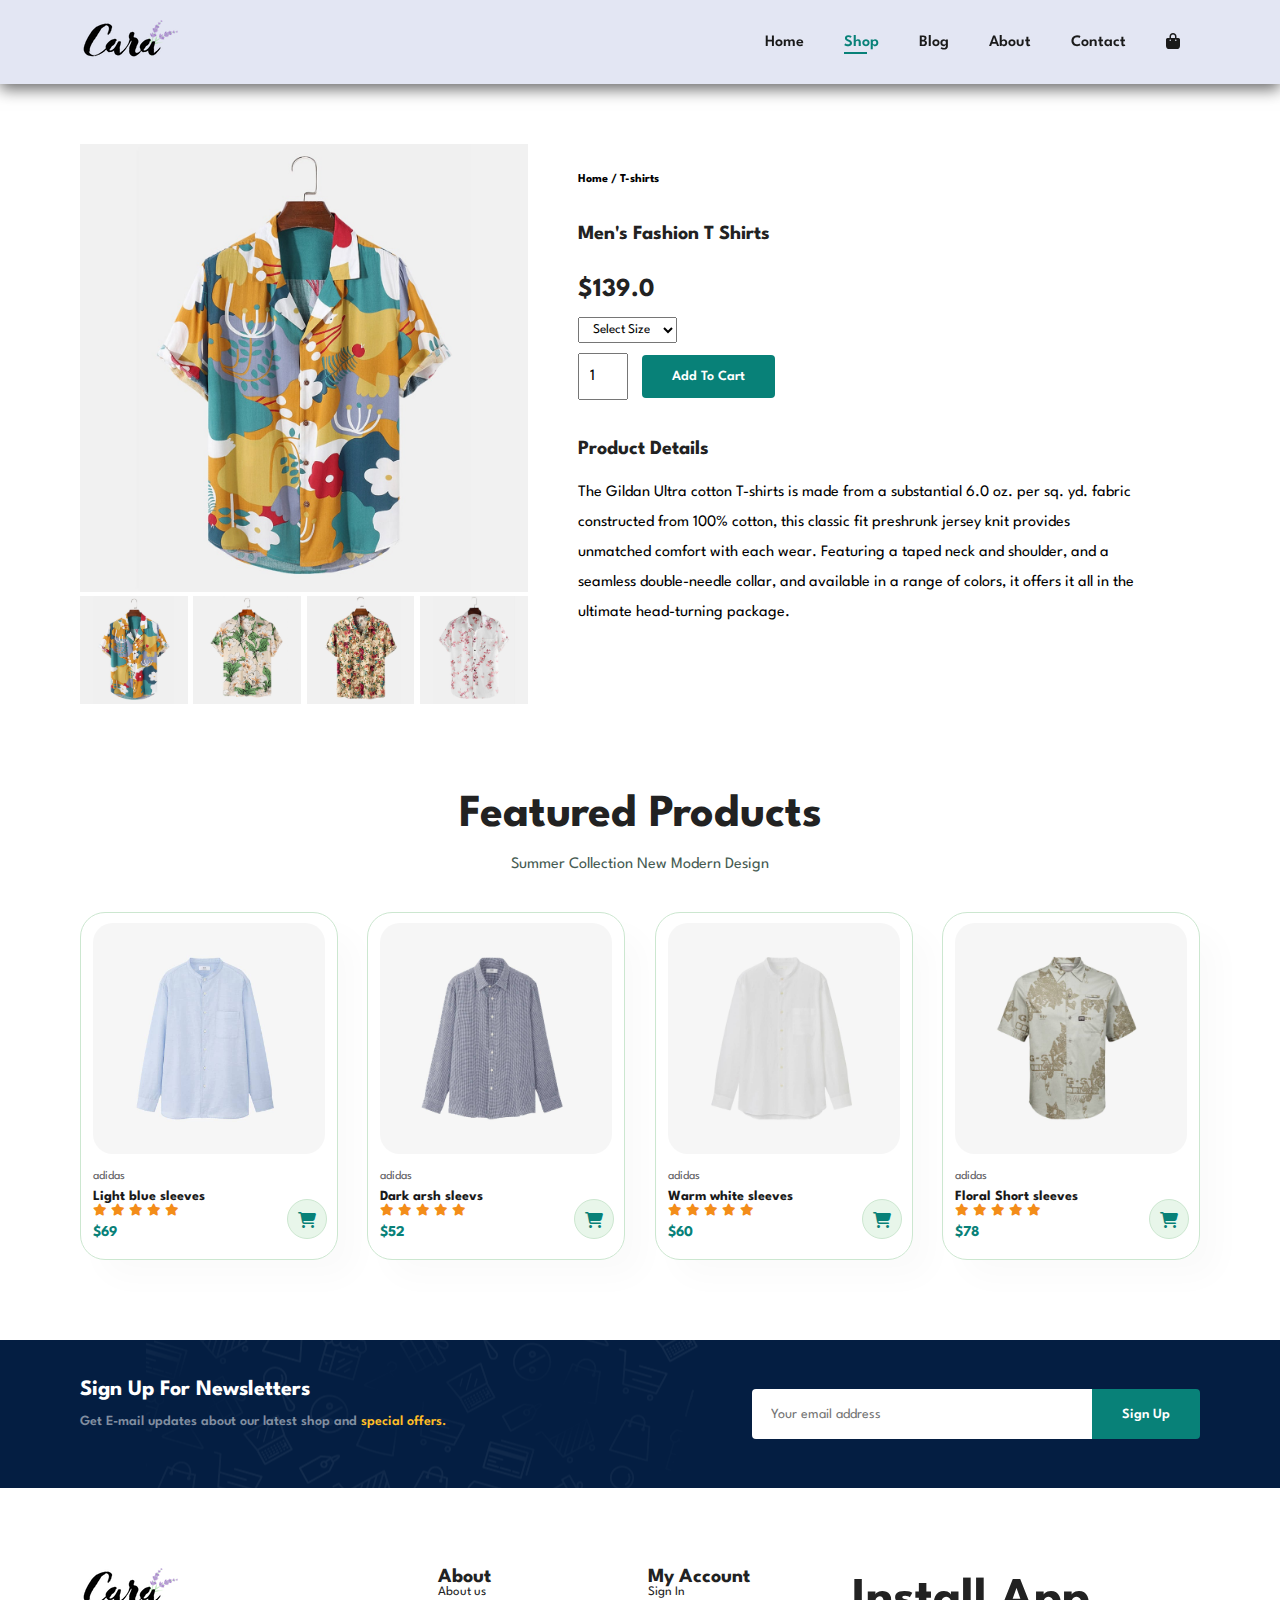
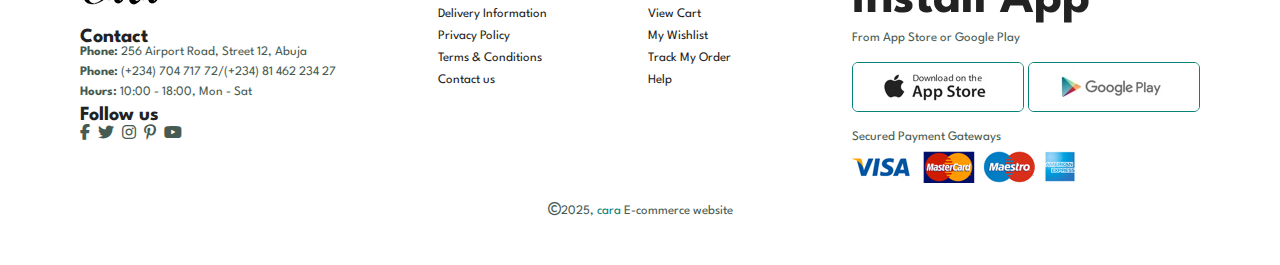
<file: sproduct.html>
<!DOCTYPE html>
<html lang="en">
  <head>
    <meta charset="UTF-8" />
    <meta http-equiv="X-UA-Compatible" content="IE=edge" />
    <meta name="viewport" content="width=device-width, initial-scale=1.0" />
    <title>E-commerce website</title>
    <link
      rel="stylesheet"
      href="https://cdnjs.cloudflare.com/ajax/libs/font-awesome/6.7.2/css/all.min.css"
    />

    <link rel="stylesheet" href="style.css" />
  </head>

  <body>
    <section id="header">
      <a href="#"
        ><img src="img/logo.png" class="logo" class="logo" alt=""
      /></a>

      <div>
        <ul id="navbar">
          <li><a href="index.html">Home</a></li>
          <li><a href="shop.html" class="active">Shop</a></li>
          <li><a href="blog.html">Blog</a></li>
          <li><a href="about.html">About</a></li>
          <li><a href="contact.html">Contact</a></li>
          <li id="lg-bag">
            <a href="cart.html"><i class="fa fa-shopping-bag"></i></a>
          </li>
          <a href="#" id="close"><i class="mobile fas fa-times"></i></a>
        </ul>
      </div>
      <div class="mobile">
        <i id="bar" class="mobile fa-solid fa-bars"></i>
        <a href="cart.html"><i class="fa fa-shopping-bag"></i></a>
      </div>
    </section>

    <section id="prodetails" class="section-p1">
      <div class="single-pro-image">
        <img src="img/products/f1.jpg" width="100%" id="MainImg" alt="" />

        <div class="small-img-group">
          <div class="small-img-col">
            <img
              src="img/products/f1.jpg"
              width="100%"
              class="small-img"
              alt=""
            />
          </div>
          <div class="small-img-col">
            <img
              src="img/products/f2.jpg"
              width="100%"
              class="small-img"
              alt=""
            />
          </div>
          <div class="small-img-col">
            <img
              src="img/products/f3.jpg"
              width="100%"
              class="small-img"
              alt=""
            />
          </div>
          <div class="small-img-col">
            <img
              src="img/products/f4.jpg"
              width="100%"
              class="small-img"
              alt=""
            />
          </div>
        </div>
      </div>
      <div class="single-pro-details">
        <h6>Home / T-shirts</h6>
        <h4>Men's Fashion T Shirts</h4>
        <h2>$139.0</h2>
        <select>
          <option>Select Size</option>
          <option>XL</option>
          <option>XXL</option>
          <option>Small</option>
          <option>Large</option>
        </select>
        <input type="number" value="1" />
        <button class="normal">Add To Cart</button>
        <h4>Product Details</h4>
        <span
          >The Gildan Ultra cotton T-shirts is made from a substantial 6.0 oz.
          per sq. yd. fabric constructed from 100% cotton, this classic fit
          preshrunk jersey knit provides unmatched comfort with each wear.
          Featuring a taped neck and shoulder, and a seamless double-needle
          collar, and available in a range of colors, it offers it all in the
          ultimate head-turning package.</span
        >
      </div>
    </section>

    <section id="product1" class="section-p1">
      <h2>Featured Products</h2>
      <p>Summer Collection New Modern Design</p>
      <div class="pro-container">
        <div class="pro">
          <img src="img/products/n1.jpg" alt="" />
          <div class="des">
            <span>adidas</span>
            <h5>Light blue sleeves</h5>
            <div class="star">
              <i class="fas fa-star"></i>
              <i class="fas fa-star"></i>
              <i class="fas fa-star"></i>
              <i class="fas fa-star"></i>
              <i class="fas fa-star"></i>
            </div>
            <h4>$69</h4>
          </div>
          <a href="#"><i class="fa fa-shopping-cart"></i></a>
        </div>
        <div class="pro">
          <img src="img/products/n2.jpg" alt="" />
          <div class="des">
            <span>adidas</span>
            <h5>Dark arsh sleevs</h5>
            <div class="star">
              <i class="fas fa-star"></i>
              <i class="fas fa-star"></i>
              <i class="fas fa-star"></i>
              <i class="fas fa-star"></i>
              <i class="fas fa-star"></i>
            </div>
            <h4>$52</h4>
          </div>
          <a href="#"><i class="fa fa-shopping-cart"></i></a>
        </div>
        <div class="pro">
          <img src="img/products/n3.jpg" alt="" />
          <div class="des">
            <span>adidas</span>
            <h5>Warm white sleeves</h5>
            <div class="star">
              <i class="fas fa-star"></i>
              <i class="fas fa-star"></i>
              <i class="fas fa-star"></i>
              <i class="fas fa-star"></i>
              <i class="fas fa-star"></i>
            </div>
            <h4>$60</h4>
          </div>
          <a href="#"><i class="fa fa-shopping-cart"></i></a>
        </div>
        <div class="pro">
          <img src="img/products/n4.jpg" alt="" />
          <div class="des">
            <span>adidas</span>
            <h5>Floral Short sleeves</h5>
            <div class="star">
              <i class="fas fa-star"></i>
              <i class="fas fa-star"></i>
              <i class="fas fa-star"></i>
              <i class="fas fa-star"></i>
              <i class="fas fa-star"></i>
            </div>
            <h4>$78</h4>
          </div>
          <a href="#"><i class="fa fa-shopping-cart"></i></a>
        </div>
      </div>
    </section>

    <section id="newsletter" class="section-p1 section-m1">
      <div class="newstext">
        <h4>Sign Up For Newsletters</h4>
        <p>
          Get E-mail updates about our latest shop and
          <span>special offers.</span>
        </p>
      </div>
      <div class="form">
        <input type="text" placeholder="Your email address" />
        <button class="normal">Sign Up</button>
      </div>
    </section>

    <footer class="section-p1">
      <div class="col">
        <img class="logo" src="img/logo.png" alt="" />
        <h4>Contact</h4>
        <p><strong>Phone: </strong>256 Airport Road, Street 12, Abuja</p>
        <p><strong>Phone: </strong> (+234) 704 717 72/(+234) 81 462 234 27</p>
        <p><strong>Hours: </strong> 10:00 - 18:00, Mon - Sat</p>
        <div class="follow">
          <h4>Follow us</h4>
          <div class="icon">
            <i class="fab fa-facebook-f"></i>
            <i class="fab fa-twitter"></i>
            <i class="fab fa-instagram"></i>
            <i class="fab fa-pinterest-p"></i>
            <i class="fab fa-youtube"></i>
          </div>
        </div>
      </div>

      <div class="col">
        <h4>About</h4>
        <a href="#">About us</a>
        <a href="#">Delivery Information</a>
        <a href="#">Privacy Policy</a>
        <a href="#">Terms & Conditions</a>
        <a href="#">Contact us</a>
      </div>

      <div class="col">
        <h4>My Account</h4>
        <a href="#">Sign In</a>
        <a href="#">View Cart</a>
        <a href="#">My Wishlist</a>
        <a href="#">Track My Order</a>
        <a href="#">Help</a>
      </div>

      <div class="col install">
        <h1>Install App</h1>
        <p>From App Store or Google Play</p>
        <div class="row">
          <img src="img/pay/app.jpg" alt="" />
          <img src="img/pay/play.jpg" alt="" />
        </div>
        <p>Secured Payment Gateways</p>
        <img src="img/pay/pay.png" alt="" />
      </div>

      <div class="copyright">
        <p>
          <i class="fa-regular fa-copyright"></i>2025,
          <span>cara</span> E-commerce website
        </p>
      </div>
    </footer>

    <script src="script.js"></script>
  </body>
</html>
</file>
<file: style.css>
@import url("https://fonts.googleapis.com/css2?family=Spartan:wght@100;200;300;400;500;600;700;800;900&display=swap");
* {
  margin: 0;
  padding: 0;
  box-sizing: border-box;
  font-family: "Spartan", sans-serif;
}

html {
  scroll-behavior: smooth;
}

/* Global Styles */

h1 {
  font-size: 50px;
  line-height: 64px;
  color: #222;
}

h2 {
  font-size: 46px;
  line-height: 54px;
  color: #222;
}

h4 {
  font-size: 20px;
  color: #222;
}

h6 {
  font-weight: 700;
  font-size: 12px;
}

p {
  font-size: 16px;
  color: #465b52;
  margin: 15px 0 20px 0;
}

.section-p1 {
  padding: 40px 80px;
}

.section-m1 {
  margin: 40px 0;
}

button.normal {
  font-size: 14px;
  font-weight: 600;
  padding: 15px 30px;
  color: #000;
  background-color: #fff;
  border-radius: 4px;
  cursor: pointer;
  border: none;
  outline: none;
  transition: 0.2s;
}

button.white {
  font-size: 14px;
  font-weight: 600;
  padding: 15px 18px;
  color: #fff;
  background-color: transparent;
  cursor: pointer;
  border: 1px solid #fff;
  outline: none;
  transition: 0.2s;
}

body {
  width: 100%;
}

/* header Start */

#header {
  display: flex;
  align-items: center;
  justify-content: space-between;
  padding: 20px 80px;
  background-color: #e3e6f3;
  box-shadow: 0 5px 15px rgba(0, 0, 0, 0.6);
  z-index: 1;
  position: sticky;
  top: 0;
  left: 0;
}

#navbar {
  display: flex;
  align-items: center;
  justify-content: center;
}

#navbar.active {
  right: 0px;
}

#navbar li {
  list-style: none;
  padding: 0 20px;
  position: relative;
}

#navbar li a {
  text-decoration: none;
  font-size: 16px;
  font-weight: 600;
  color: #1a1a1a;
  transition: 0.3s ease;
}

#navbar li a:hover,
#navbar li a.active {
  color: #088178;
}

#navbar li a.active::after,
#navbar li a:hover::after {
  content: "";
  width: 30%;
  height: 2px;
  background: #088178;
  position: absolute;
  bottom: -4px;
  left: 20px;
}

.mobile {
  display: none;
}

/* Homw page */

#hero {
  background-image: url("img/hero4.png");
  height: 90vh;
  width: 100%;
  background-size: cover;
  background-position: top 25% right 0;
  padding: 0 80px;
  display: flex;
  flex-direction: column;
  align-items: flex-start;
  justify-content: center;
}

#hero h4 {
  padding-bottom: 15px;
}

#hero h1 {
  color: #088178;
}

#hero button {
  background-image: url(img/button.png);
  background-color: transparent;
  color: #088178;
  border: 0;
  padding: 14px 80px 14px 65px;
  background-repeat: no-repeat;
  cursor: pointer;
  font-weight: 700;
  font-size: 15px;
}

#feature {
  display: flex;
  align-items: center;
  justify-content: space-between;
  flex-wrap: wrap;
}

#feature .fe-box {
  width: 180px;
  text-align: center;
  padding: 25px 15px;
  box-shadow: 20px 20px 34px rgba(0, 0, 0, 0.03);
  border: 1px solid #cce7d0;
  border-radius: 4px;
  margin: 15px 0;
}

#feature .fe-box:hover {
  box-shadow: 10px 10px 54px rgba(70, 62, 221, 0.1);
}

#feature .fe-box img {
  width: 100%;
  margin-bottom: 10px;
}

#feature .fe-box h6 {
  display: inline-block;
  padding: 9px 8px 6px 8px;
  line-height: 1;
  border-radius: 4px;
  color: #088178;
  background-color: #fddde4;
}

#feature .fe-box:nth-child(2) h6 {
  background-color: #cdebbc;
}

#feature .fe-box:nth-child(3) h6 {
  background-color: #d1e8f2;
}

#feature .fe-box:nth-child(4) h6 {
  background-color: #cdd4f8;
}

#feature .fe-box:nth-child(5) h6 {
  background-color: #f6dbf6;
}

#feature .fe-box:nth-child(6) h6 {
  background-color: #fff2e5;
}

#product1 {
  text-align: center;
}

#product1 .pro-container {
  display: flex;
  justify-content: space-between;
  padding-top: 20px;
  flex-wrap: wrap;
}

#product1 .pro {
  width: 23%;
  min-width: 250px;
  padding: 10px 12px;
  border: 1px solid #cce7d0;
  border-radius: 25px;
  cursor: pointer;
  box-shadow: 20px 20px 30px rgba(0, 0, 0, 0.02);
  margin: 15 0;
  transition: 0.2s ease;
  position: relative;
}

#product1 .pro:hover {
  box-shadow: 20px 20px 30px rgba(0, 0, 0, 0.06);
}

#product1 .pro img {
  width: 100%;
  border-radius: 20px;
}

#product1 .pro .des {
  text-align: start;
  padding: 10px 0;
}

#product1 .pro .des span {
  color: #606063;
  font-size: 12px;
}

#product1 .pro .des h5 {
  padding-top: 7px;
  color: #1a1a1a;
  font-size: 14px;
}

#product1 .pro .des i {
  font-size: 12px;
  color: rgb(243, 141, 25);
}

#product1 .pro .des h4 {
  padding-top: 7px;
  font-size: 15px;
  font-weight: 700;
  color: #088178;
}

#product1 .pro .fa {
  width: 40px;
  height: 40px;
  line-height: 40px;
  border-radius: 50px;
  background-color: #e8f6ea;
  color: #088178;
  border: 1px solid #cce7d0;
  position: absolute;
  bottom: 20px;
  right: 10px;
}

#banner {
  display: flex;
  flex-direction: column;
  justify-content: center;
  align-items: center;
  text-align: center;
  background-image: url(img/banner/b2.jpg);
  width: 100%;
  height: 40vh;
  background-size: cover;
  background-position: center;
}

#banner h4 {
  color: #fff;
  font-size: 16px;
}

#banner h2 {
  color: #fff;
  font-size: 30px;
  padding: 10px 0;
}

#banner h2 span {
  color: #ef3636;
}

#banner button:hover {
  background-color: #088178;
  color: #fff;
}

#sm-banner {
  display: flex;
  justify-content: space-between;
  flex-wrap: wrap;
}

#sm-banner .banner-box {
  display: flex;
  flex-direction: column;
  justify-content: center;
  align-items: flex-start;
  background-image: url(img/banner/b17.jpg);
  min-width: 48%;
  height: 50vh;
  background-size: cover;
  background-position: center;
  padding: 30px;
}

#sm-banner .banner-box2 {
  background-image: url(img/banner/b10.jpg);
}

#sm-banner h4 {
  color: #fff;
  font-size: 20px;
  font-weight: 300;
}

#sm-banner h2 {
  color: #fff;
  font-size: 28px;
  font-weight: 800;
}

#sm-banner span {
  color: #fff;
  font-size: 14px;
  font-weight: 500;
  padding-bottom: 15px;
}

#sm-banner .banner-box:hover button {
  background-color: #088178;
  border: 1px solid #088178;
}

#banner3 {
  display: flex;
  justify-content: space-between;
  flex-wrap: wrap;
  padding: 0 80px;
}

#banner3 .banner-box {
  display: flex;
  flex-direction: column;
  justify-content: center;
  align-items: flex-start;
  background-image: url(img/banner/b7.jpg);
  min-width: 30%;
  height: 30vh;
  background-size: cover;
  background-position: center;
  padding: 20px;
  margin-bottom: 20px;
}

#banner3 .banner-box2 {
  background-image: url(img/banner/b4.jpg);
  min-width: 35%;
}

#banner3 .banner-box3 {
  background-image: url(img/banner/b18.jpg);
}

#banner3 h2 {
  color: #fff;
  font-weight: 900;
  font-size: 22px;
}

#banner3 h3 {
  color: #ec544e;
  font-weight: 800;
  font-size: 15px;
}

#newsletter {
  display: flex;
  justify-content: space-between;
  flex-wrap: wrap;
  align-items: center;
  background-image: url(img/banner/b14.png);
  background-repeat: no-repeat;
  background-position: 20% 30%;
  background-color: #041e42;
}

#newsletter h4 {
  font-size: 22px;
  font-weight: 700;
  color: #fff;
}

#newsletter p {
  font-size: 14px;
  font-weight: 600;
  color: #818ea0;
}

#newsletter p span {
  color: #ffbd27;
}

#newsletter .form {
  display: flex;
  width: 40%;
}

#newsletter input {
  height: 3.125rem;
  padding: 0 1.25em;
  font-size: 14px;
  width: 100%;
  border: 1px solid transparent;
  border-radius: 4px;
  outline: none;
  border-top-right-radius: 0;
  border-bottom-right-radius: 0;
}

#newsletter button {
  background-color: #088178;
  color: white;
  white-space: nowrap;
  border-top-left-radius: 0;
  border-bottom-left-radius: 0;
}

footer {
  display: flex;
  flex-wrap: wrap;
  justify-content: space-between;
}

footer .col {
  display: flex;
  flex-direction: column;
  align-items: flex-start;
  margin-bottom: 20px;
}

footer .logo {
  font-size: 14px;
  padding-bottom: 20px;
}

footer p {
  font-size: 13px;
  margin: 0 0 8px 0;
}

footer a {
  font-size: 13px;
  text-decoration: none;
  color: #222;
  margin-bottom: 10px;
}

footer .follow i {
  color: #465b52;
  padding-right: 4px;
  cursor: pointer;
}

footer .install .row img {
  border: 1px solid #088178;
  border-radius: 6px;
  margin: 10px 0 15px 0;
}

footer .follow i:hover,
footer a:hover {
  color: #088178;
}

footer .copyright {
  width: 100%;
  text-align: center;
}

footer span {
  color: #088178;
}

/* Shop Page */

#page-header {
  background-image: url(img/banner/b1.jpg);
  width: 100%;
  height: 40vh;
  background-size: cover;
  display: flex;
  justify-content: center;
  text-align: center;
  flex-direction: column;
  padding: 14px;
}

#page-header h2,
#page-header p {
  color: #fff;
}

#pagination {
  text-align: center;
}

#pagination a {
  text-decoration: none;
  background-color: #088178;
  padding: 15px 20px;
  border-radius: 4px;
  color: #fff;
  font-weight: 600;
}

#pagination a i {
  font-size: 16px;
}

/* Single Product */

#prodetails {
  display: flex;
  margin-top: 20px;
}

#prodetails .single-pro-image {
  width: 40%;
  margin-right: 50px;
}

#prodetails .small-img-group {
  display: flex;
  justify-content: space-between;
}

#prodetails .small-img-col {
  flex-basis: 24%;
  cursor: pointer;
}

#prodetails .single-pro-details {
  width: 50%;
  padding-top: 30px;
}

#prodetails .single-pro-details h4 {
  padding: 40px 0 20px 0;
}

#prodetails .single-pro-details h2 {
  font-size: 26px;
}

#prodetails .single-pro-details select {
  display: block;
  padding: 5px 10px;
  margin-bottom: 10px;
}

#prodetails .single-pro-details input {
  width: 50px;
  height: 47px;
  padding-left: 10px;
  font-size: 16px;
  margin-right: 10px;
}

#prodetails .single-pro-details input:focus {
  outline: none;
}

#prodetails .single-pro-details button {
  background-color: #088178;
  color: #fff;
}

#prodetails .single-pro-details span {
  line-height: 30px;
}

/* Blog page */
#page-header.blog-header {
  background-image: url("img/banner/b19.jpg");
}

#blog {
  padding: 150px 150px 0 150px;
}

#blog .blog-box {
  display: flex;
  align-items: center;
  width: 100%;
  position: relative;
  padding-bottom: 90px;
}

#blog .blog-img {
  width: 50%;
  margin-right: 40px;
  z-index: 1;
}

#blog img {
  width: 100%;
  height: 450px;
  object-fit: cover;
}

#blog .blog-details {
  width: 50%;
}

#blog .blog-details a {
  text-decoration: none;
  font-size: 11px;
  color: #000;
  font-weight: 700;
  position: relative;
  transition: 0.3s;
}

#blog .blog-details a::after {
  content: "";
  width: 60px;
  height: 1px;
  background-color: #000;
  position: absolute;
  top: 4px;
  right: -70px;
}

#blog .blog-details a:hover {
  color: #088178;
}

#blog .blog-details a:hover::after {
  color: #088178;
}

#blog .blog-box h1 {
  position: absolute;
  top: -40px;
  left: 0;
  font-size: 70px;
  font-weight: 700;
  color: #c9cbce;
}

/* About Page */
#page-header.about-header {
  background-image: url("img/about/banner.png");
}

#about-head {
  display: flex;
  align-items: center;
}

#about-head img {
  width: 50%;
  height: auto;
}

#about-head div {
  padding-left: 40px;
}

#about-app {
  text-align: center;
}

#about-app .video {
  width: 70%;
  height: 100%;
  margin: 30px auto 0;
}

#about-app .video video {
  width: 100%;
  height: 100%;
  border-radius: 20px;
}

/* Contact Page */
#contact-details {
  display: flex;
  align-items: center;
  justify-content: space-between;
}

#contact-details .details {
  width: 40%;
}

#contact-details .details span,
#form-details form span {
  font-size: 12px;
}

#contact-details .details h2,
#form-details h2 {
  font-size: 26px;
  line-height: 35px;
  padding: 20px 0;
}

#contact-details .details h2 {
  font-size: 16px;
  padding-bottom: 15px;
}

#contact-details .details li {
  list-style: none;
  display: flex;
  padding: 10px 0;
}

#contact-details .details li i {
  font-size: 14px;
  padding-right: 22px;
}

#contact-details .details li p {
  margin: 0;
  font-size: 14px;
}

#contact-details .map {
  width: 55%;
  height: 400px;
}

#contact-details .map iframe {
  width: 100%;
  height: 100%;
}

#form-details {
  display: flex;
  justify-content: space-between;
  margin: 30px;
  padding: 80px;
  border: 1px solid #e1e1e1;
}

#form-details form {
  width: 65%;
  display: flex;
  flex-direction: column;
  align-items: flex-start;
}

#form-details form input,
#form-details form textarea {
  width: 100%;
  padding: 12px 15px;
  outline: none;
  margin-bottom: 20px;
  border: 1px solid #e1e1e1;
}

#form-details form button {
  background-color: #088178;
  color: #fff;
}

#form-details .people div {
  padding-bottom: 25px;
  display: flex;
  align-items: flex-start;
}

#form-details .people div img {
  width: 65px;
  height: 65px;
  object-fit: cover;
  margin-right: 15px;
}

#form-details .people div p {
  margin: 0;
  font-size: 11px;
  line-height: 25px;
}

#form-details .people div p span {
  display: block;
  font-size: 16px;
  font-weight: 600;
  color: #000;
}

/* Cart Page */
#cart {
  overflow-x: auto;
}
#cart i {
  color: #088178;
}
#cart table {
  width: 100%;
  border-collapse: collapse;
  table-layout: fixed;
  white-space: nowrap;
}

#cart table img {
  width: 70px;
}

#cart table td:nth-child(1) {
  width: 100px;
  text-align: center;
}

#cart table td:nth-child(2) {
  width: 150px;
  text-align: center;
}

#cart table td:nth-child(3) {
  width: 250px;
  text-align: center;
}

#cart table td:nth-child(4),
#cart table td:nth-child(5),
#cart table td:nth-child(6) {
  width: 150px;
  text-align: center;
}

#cart table td:nth-child(5) input {
  width: 70px;
  padding: 10px 5px 10px 15px;
}

#cart table thead {
  border: 1px solid#e2e9e1;
  border-left: none;
  border-right: none;
}

#cart table thead td {
  font-weight: 700;
  text-transform: uppercase;
  font-size: 13px;
  padding: 18px 0;
}

#cart table tbody tr td {
  padding-top: 15px;
}

#cart table tbody td {
  font-size: 13px;
}

#cart-add {
  display: flex;
  flex-wrap: wrap;
  justify-content: space-between;
}

#coupon {
  width: 50%;
  margin-bottom: 30px;
}

#coupon h3,
#subtotal h3 {
  padding-bottom: 15px;
}

#coupon input {
  padding: 10px 20px;
  outline: none;
  width: 60%;
  margin-right: 10px;
  border: 1px solid #e2e9e1;
}

#coupon button,
#subtotal button {
  background-color: #088178;
  color: #fff;
  padding: 12px 20px;
}

#subtotal {
  width: 50%;
  margin-bottom: 30px;
  border: 1px solid #e2e9e1;
  padding: 30px;
}

#subtotal table {
  border-collapse: collapse;
  width: 100%;
  margin-bottom: 20px;
}

#subtotal table td {
  width: 50%;
  border: 1px solid #e2e9e1;
  padding: 10px;
  font-size: 13px;
}

/* Media  Queries */
/* Medium Screen */
@media (max-width: 799px) {
  .section-p1 {
    padding: 40px 40px;
  }
  #navbar {
    display: flex;
    flex-direction: column;
    align-items: flex-start;
    justify-content: flex-start;
    position: fixed;
    top: 0;
    right: -300px;
    height: 100vh;
    width: 300px;
    background-color: #e3e6f3;
    box-shadow: 0 40px 60px rgba(0, 0, 0, 0.1);
    padding: 80px 0 0 10px;
    transition: 0.3s;
  }
  #navbar li {
    margin-bottom: 25px;
  }
  .mobile {
    display: flex;
    text-align: center;
  }
  .mobile i {
    color: #1a1a1a;
    font-size: 24px;
    padding-left: 20px;
  }
  #close {
    position: absolute;
    top: 30px;
    left: 30px;
    color: #222;
    font-size: 24px;
  }

  #lg-bag {
    display: none;
  }
  #hero {
    height: 70vh;
    background-position: top 30% right 35%;
    padding: 0 80px;
  }

  #hero h2 {
    font-size: 40px;
  }

  #hero h1 {
    font-size: 35px;
  }

  #hero p {
    font-size: 15px;
  }

  #feature {
    justify-content: center;
  }
  #feature .fe-box {
    margin: 15px 15px;
  }
  #product1 .pro-container {
    justify-content: center;
  }
  #product1 .pro {
    margin: 15px;
  }
  #banner {
    height: 20vh;
  }
  #sm-banner .banner-box {
    min-width: 100%;
    height: 30vh;
  }
  #banner3 {
    padding: 0 40px;
  }
  #banner3 .banner-box {
    width: 28%;
  }
  #newsletter .form {
    width: 70%;
  }

  /* Contact Page */

  #form-details {
    padding: 40px;
  }
  #form-details form {
    width: 50%;
  }
}

/* Small Screen */
@media (max-width: 477px) {
  .section-p1 {
    padding: 20px;
  }
  #header {
    padding: 10px 30px;
  }
  #hero {
    padding: 0 20px;
    background-position: 55%;
  }
  #hero h2 {
    font-size: 35px;
  }

  #hero h1 {
    font-size: 30px;
  }

  #hero p {
    font-size: 10px;
  }
  #product1 .pro {
    width: 100%;
  }
  #banner {
    height: 30vh;
  }
  #sm-banner .banner-box {
    height: 40vh;
  }
  #sm-banner .banner-box2 {
    margin-top: 20px;
  }
  #banner3 {
    padding: 0 20px;
  }
  #banner3 .banner-box {
    width: 100%;
  }
  #newsletter {
    padding: 40px 20px;
  }
  #newsletter .form {
    width: 100%;
  }
  footer .copyright {
    text-align: start;
  }
  footer img {
    display: block;
  }

  /* Single Product */
  #prodetails {
    display: flex;
    flex-direction: column;
  }
  #prodetails .single-pro-image {
    width: 100%;
    margin-right: 0px;
  }
  #prodetails .single-pro-details {
    width: 100%;
  }

  /* Blog Page */
  #blog {
    padding: 100px 20px 0 20px;
  }
  #blog .blog-box {
    display: flex;
    flex-direction: column;
    align-items: flex-start;
  }
  #blog .blog-img {
    width: 100%;
    margin-right: 0;
    margin-bottom: 30px;
  }
  #blog .blog-details {
    width: 100%;
  }

  /* About Page */
  #about-head {
    flex-direction: column;
  }
  #about-head img {
    width: 100%;
    margin-bottom: 20px;
  }
  #about-head div {
    padding-left: 0px;
  }
  #about-app .video {
    width: 100%;
  }

  /* Contact Page */
  #contact-details {
    flex-direction: column;
  }
  #contact-details .details {
    width: 100%;
    margin-bottom: 40px;
  }
  #contact-details .map {
    width: 100%;
  }
  #form-details {
    margin: 10px;
    padding: 30px 10px;
    flex-wrap: wrap;
  }
  #form-details form {
    width: 100%;
    margin-bottom: 30px;
  }

  /* Cart page */
  #cart-add {
    display: flex;
    flex-direction: column;
  }
  #coupon {
    width: 100%;
  }
  #subtotal {
    width: 100%;
    padding: 20px;
  }
}
</file>
